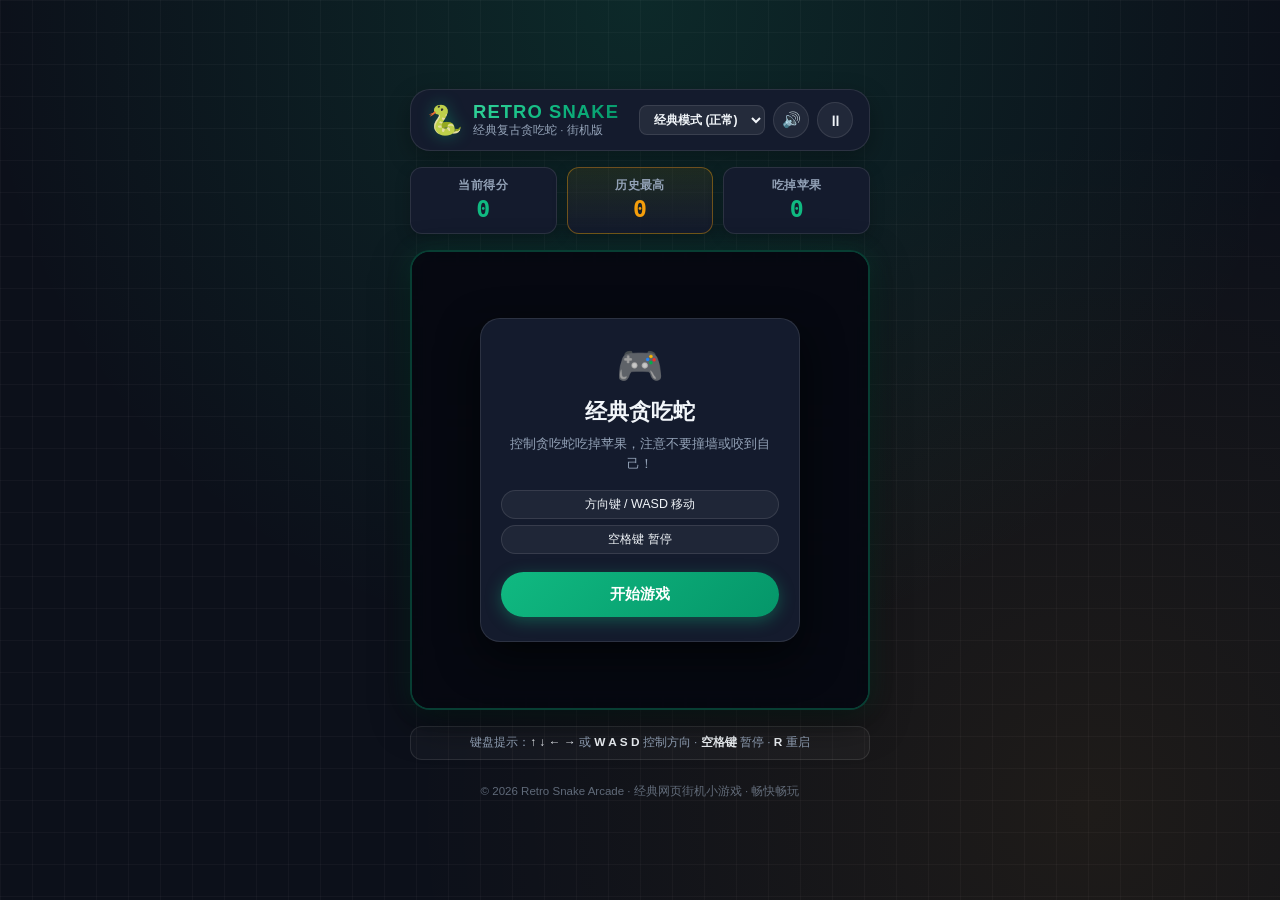
<file: index.html>
<!doctype html>
<html lang="zh-CN">
  <head>
    <meta charset="UTF-8" />
    <meta name="viewport" content="width=device-width, initial-scale=1, maximum-scale=1, user-scalable=no" />
    <meta name="theme-color" content="#0b0f19" />
    <meta name="description" content="经典复古贪吃蛇网页小游戏！支持键盘和手机触控，多种难度挑战最高分！" />
    <title>贪吃蛇大作战 · Retro Snake Arcade</title>
    <link
      rel="icon"
      type="image/svg+xml"
      href="data:image/svg+xml,%3Csvg xmlns='http://www.w3.org/2000/svg' viewBox='0 0 64 64'%3E%3Crect width='64' height='64' rx='16' fill='%230b0f19'/%3E%3Ccircle cx='32' cy='32' r='20' fill='%2310b981'/%3E%3Ccircle cx='26' cy='28' r='4' fill='%23ffffff'/%3E%3Ccircle cx='38' cy='28' r='4' fill='%23ffffff'/%3E%3Ccircle cx='28' cy='28' r='2' fill='%230b0f19'/%3E%3Ccircle cx='40' cy='28' r='2' fill='%230b0f19'/%3E%3Cpath d='M44 38c-3 4-9 6-12 6s-9-2-12-6' stroke='%23064e3b' stroke-width='3' stroke-linecap='round' fill='none'/%3E%3C/svg%3E"
    />
    <link rel="stylesheet" href="./css/style.css" />
  </head>
  <body>
    <div class="arcade-wrapper">
      <!-- Arcade Header -->
      <header class="arcade-header">
        <div class="logo-group">
          <span class="logo-icon" aria-hidden="true">🐍</span>
          <div>
            <h1 class="logo-title">RETRO SNAKE</h1>
            <p class="logo-sub">经典复古贪吃蛇 · 街机版</p>
          </div>
        </div>

        <div class="header-controls">
          <div class="difficulty-select-wrap">
            <label for="difficulty-select" class="sr-only">游戏难度</label>
            <select id="difficulty-select" aria-label="选择游戏难度">
              <option value="easy">休闲模式 (慢速)</option>
              <option value="normal" selected>经典模式 (正常)</option>
              <option value="hard">高手模式 (快速)</option>
              <option value="insane">极速狂飙 (极限)</option>
            </select>
          </div>
          <button id="sound-btn" class="icon-btn" type="button" aria-label="声音开关" title="声音开关">
            <span id="sound-icon">🔊</span>
          </button>
          <button id="pause-btn" class="icon-btn" type="button" aria-label="暂停游戏" title="暂停 (空格键)">
            <span id="pause-icon">⏸</span>
          </button>
        </div>
      </header>

      <!-- Stats Scoreboard -->
      <div class="scoreboard">
        <div class="score-card">
          <span class="score-label">当前得分</span>
          <span class="score-val" id="current-score">0</span>
        </div>
        <div class="score-card highlight">
          <span class="score-label">历史最高</span>
          <span class="score-val" id="high-score">0</span>
        </div>
        <div class="score-card">
          <span class="score-label">吃掉苹果</span>
          <span class="score-val" id="apples-eaten">0</span>
        </div>
      </div>

      <!-- Main Game Canvas Container -->
      <div class="canvas-frame">
        <canvas id="game-canvas" width="400" height="400"></canvas>

        <!-- Overlay: Start Screen -->
        <div id="start-overlay" class="game-overlay active">
          <div class="overlay-modal">
            <div class="overlay-icon">🎮</div>
            <h2>经典贪吃蛇</h2>
            <p class="overlay-desc">控制贪吃蛇吃掉苹果，注意不要撞墙或咬到自己！</p>
            <div class="overlay-hints">
              <span class="hint-tag">方向键 / WASD 移动</span>
              <span class="hint-tag">空格键 暂停</span>
            </div>
            <button id="start-game-btn" class="btn primary-btn" type="button">开始游戏</button>
          </div>
        </div>

        <!-- Overlay: Pause Screen -->
        <div id="pause-overlay" class="game-overlay">
          <div class="overlay-modal">
            <div class="overlay-icon">⏸️</div>
            <h2>游戏已暂停</h2>
            <p class="overlay-desc">按空格键或点击下方按钮继续挑战</p>
            <button id="resume-game-btn" class="btn primary-btn" type="button">继续游戏</button>
          </div>
        </div>

        <!-- Overlay: Game Over Screen -->
        <div id="gameover-overlay" class="game-overlay">
          <div class="overlay-modal">
            <div class="overlay-icon">💥</div>
            <h2 id="gameover-title">游戏结束</h2>
            <div id="new-record-badge" class="new-record-badge">🎉 新纪录达成！</div>
            <div class="final-score-box">
              <div class="final-item">
                <span>最终得分</span>
                <strong id="final-score">0</strong>
              </div>
              <div class="final-divider"></div>
              <div class="final-item">
                <span>最高纪录</span>
                <strong id="final-high-score">0</strong>
              </div>
            </div>
            <button id="restart-game-btn" class="btn primary-btn" type="button">再玩一局</button>
          </div>
        </div>
      </div>

      <!-- Bonus Notification Bar -->
      <div id="bonus-bar" class="bonus-bar">
        <span class="bonus-badge">⭐ 黄金果实出现！</span>
        <div class="bonus-progress-track">
          <div id="bonus-progress" class="bonus-progress-fill"></div>
        </div>
        <span class="bonus-pts">+50分</span>
      </div>

      <!-- Controls Hint / Virtual D-Pad for Mobile -->
      <div class="controls-area">
        <div class="desktop-tips">
          <span>键盘提示：<strong>↑ ↓ ← →</strong> 或 <strong>W A S D</strong> 控制方向 · <strong>空格键</strong> 暂停 · <strong>R</strong> 重启</span>
        </div>

        <div class="virtual-dpad" id="virtual-dpad" aria-label="虚拟方向按键">
          <div class="dpad-row">
            <button class="dpad-btn dpad-up" data-dir="UP" type="button" aria-label="向上">▲</button>
          </div>
          <div class="dpad-row middle">
            <button class="dpad-btn dpad-left" data-dir="LEFT" type="button" aria-label="向左">◀</button>
            <div class="dpad-center"></div>
            <button class="dpad-btn dpad-right" data-dir="RIGHT" type="button" aria-label="向右">▶</button>
          </div>
          <div class="dpad-row">
            <button class="dpad-btn dpad-down" data-dir="DOWN" type="button" aria-label="向下">▼</button>
          </div>
        </div>
      </div>

      <!-- Arcade Footer -->
      <footer class="arcade-footer">
        <p>© 2026 Retro Snake Arcade · 经典网页街机小游戏 · 畅快畅玩</p>
      </footer>
    </div>

    <script src="./js/main.js"></script>
  </body>
</html>
</file>
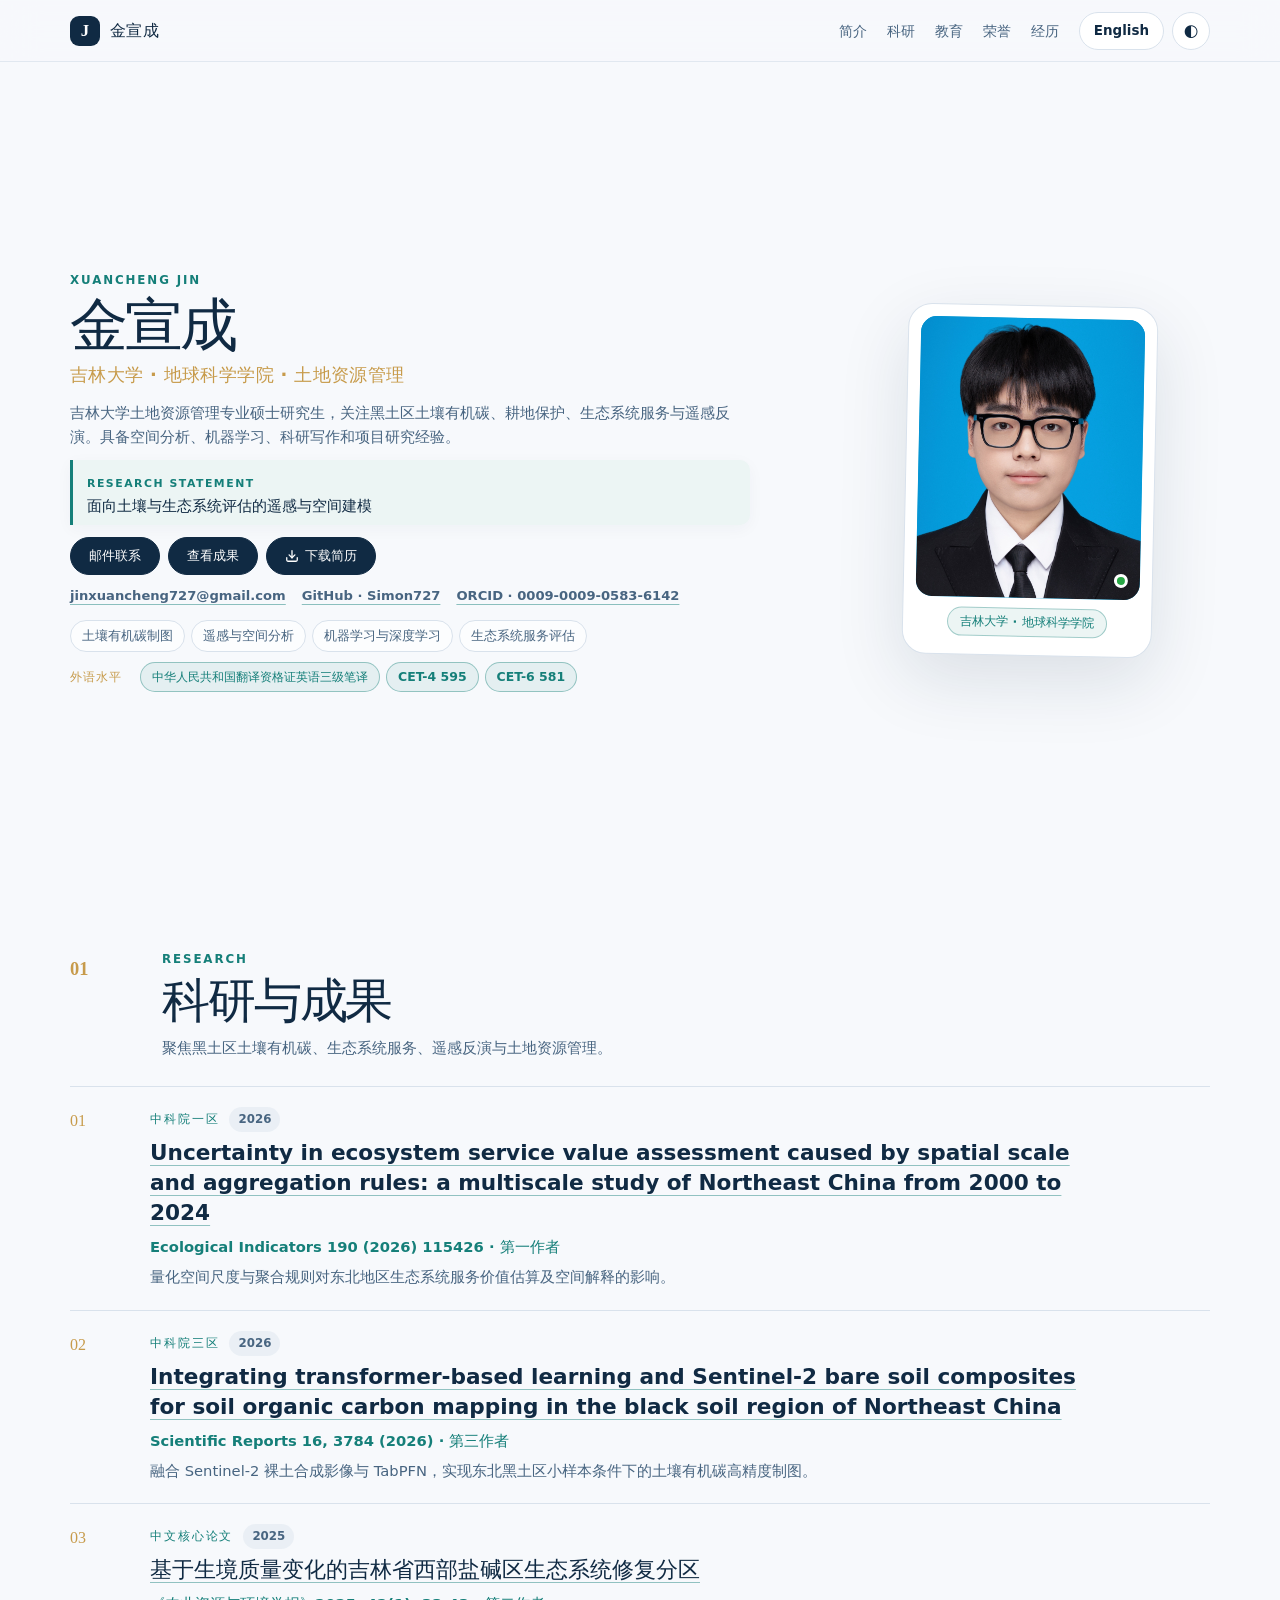
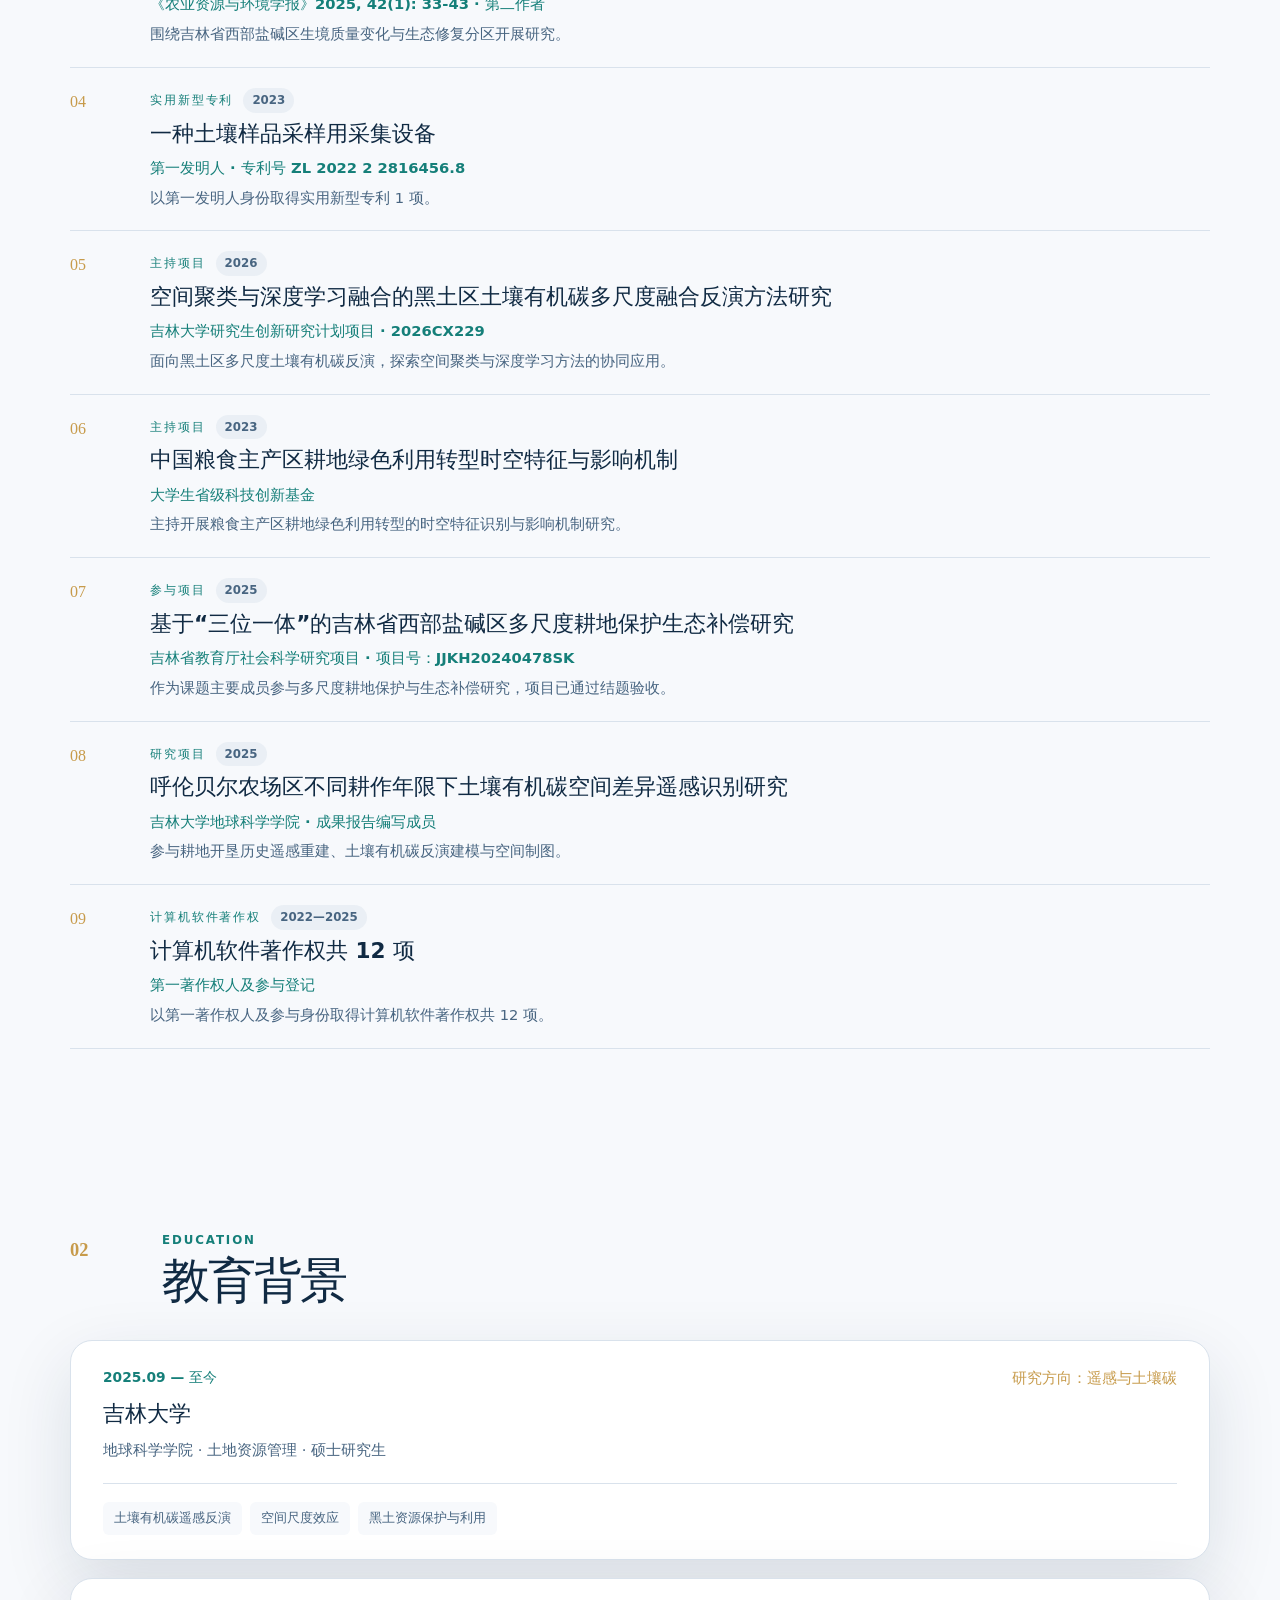
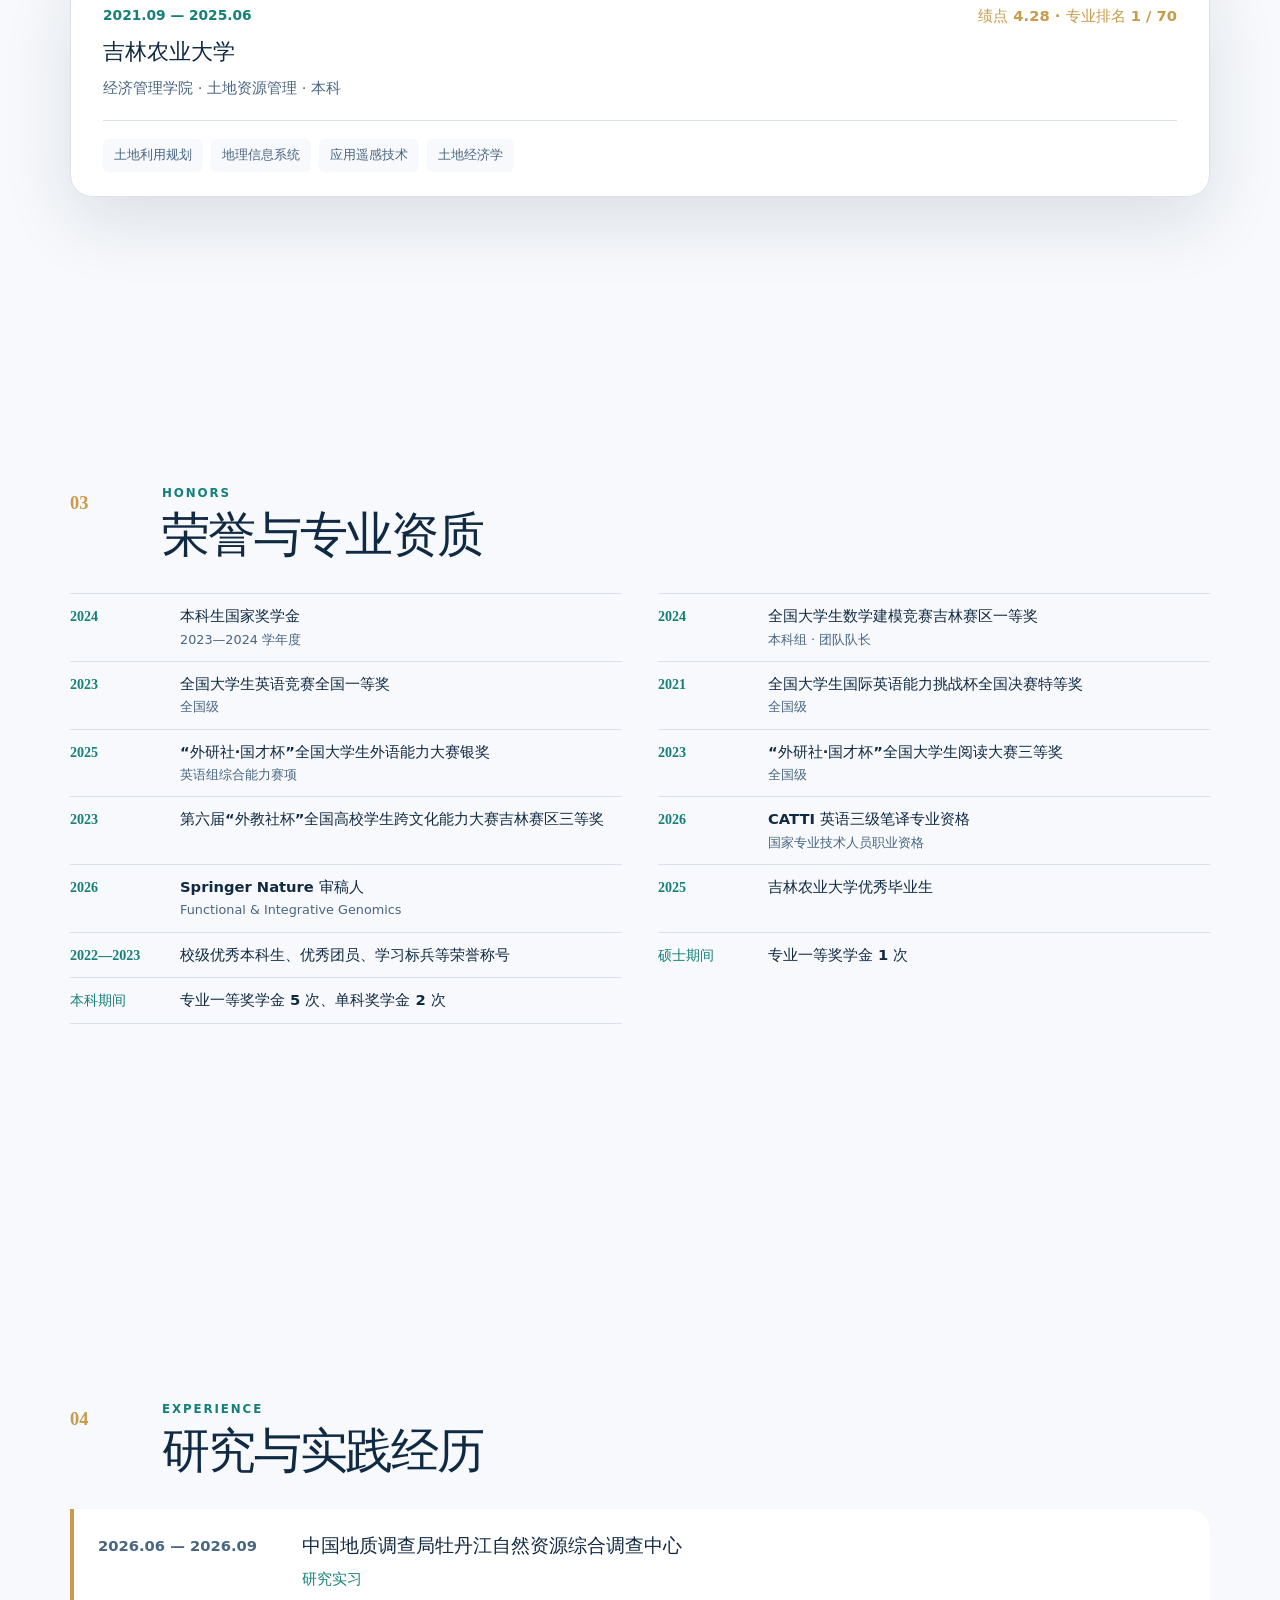
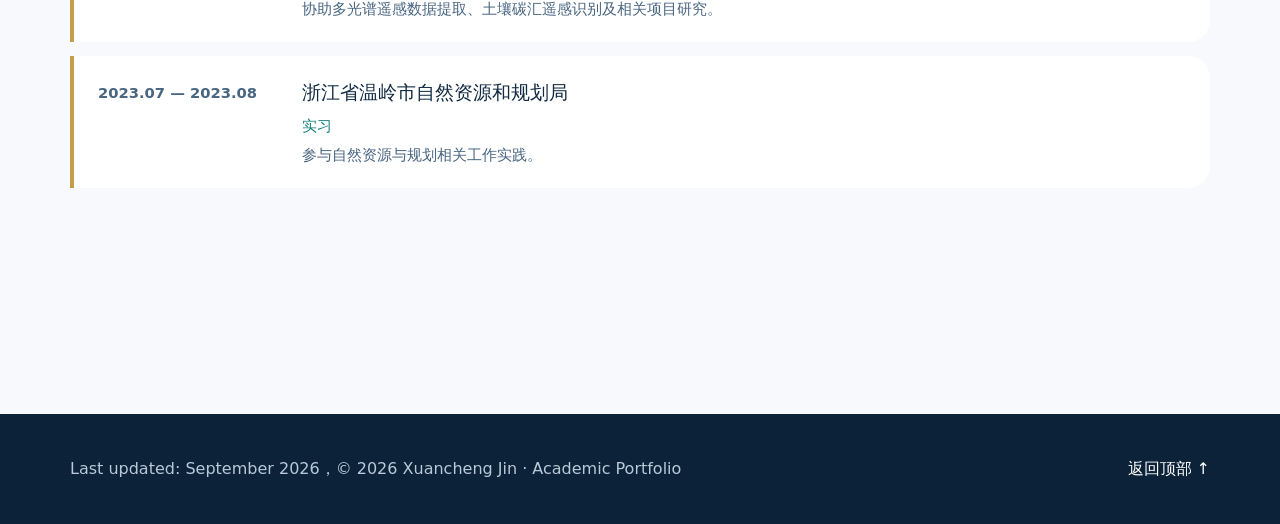
<file: resume/index.html>
<!doctype html>
<html lang="zh-CN">
  <head>
    <meta charset="UTF-8" />
    <meta name="viewport" content="width=device-width, initial-scale=1" />
    <meta name="theme-color" content="#102a43" />
    <meta name="description" content="金宣成的个人学术简历与科研成果主页，聚焦土地资源管理、土壤有机碳、遥感反演与生态系统服务。" />
    <title>金宣成｜学术简历</title>
    <link rel="icon" type="image/svg+xml" href="data:image/svg+xml,%3Csvg xmlns='http://www.w3.org/2000/svg' viewBox='0 0 64 64'%3E%3Crect width='64' height='64' rx='14' fill='%23102a43'/%3E%3Cpath d='M18 19h28v7H34v19h-7V26h-9z' fill='%23d8b36a'/%3E%3Ccircle cx='45' cy='43' r='6' fill='%232d9c95'/%3E%3C/svg%3E" />
    <link rel="stylesheet" href="./css/style.css" />
    <script src="./js/resume-data.js" defer></script>
    <script src="./js/main.js" defer></script>
  </head>
  <body>
    <a class="skip-link" href="#main">跳转到主要内容</a>
    <header class="site-header" id="top">
      <div class="header-inner">
        <a class="brand" href="#top" aria-label="返回页面顶部"><span class="brand-mark" aria-hidden="true">J</span><span class="brand-name">金宣成</span></a>
        <nav class="desktop-nav" aria-label="主要导航">
          <a href="#about">简介</a><a href="#research">科研</a><a href="#education">教育</a><a href="#honors">荣誉</a><a href="#experience">经历</a>
        </nav>
        <div class="header-actions">
          <a class="lang-switch" href="./English/" title="Switch to English version">English</a>
          <button class="icon-button" id="theme-toggle" type="button" aria-label="切换深浅色模式"><span aria-hidden="true">◐</span></button>
        </div>
      </div>
    </header>
    <main id="main"></main>
    <footer class="site-footer"><div class="footer-inner"><p id="footer-copy">Last updated: September 2026，© 2026 Xuancheng Jin · Academic Portfolio</p><a href="#top">返回顶部 ↑</a></div></footer>
    <noscript><p class="noscript">请启用 JavaScript 以查看完整简历内容。</p></noscript>
  </body>
</html>
</file>
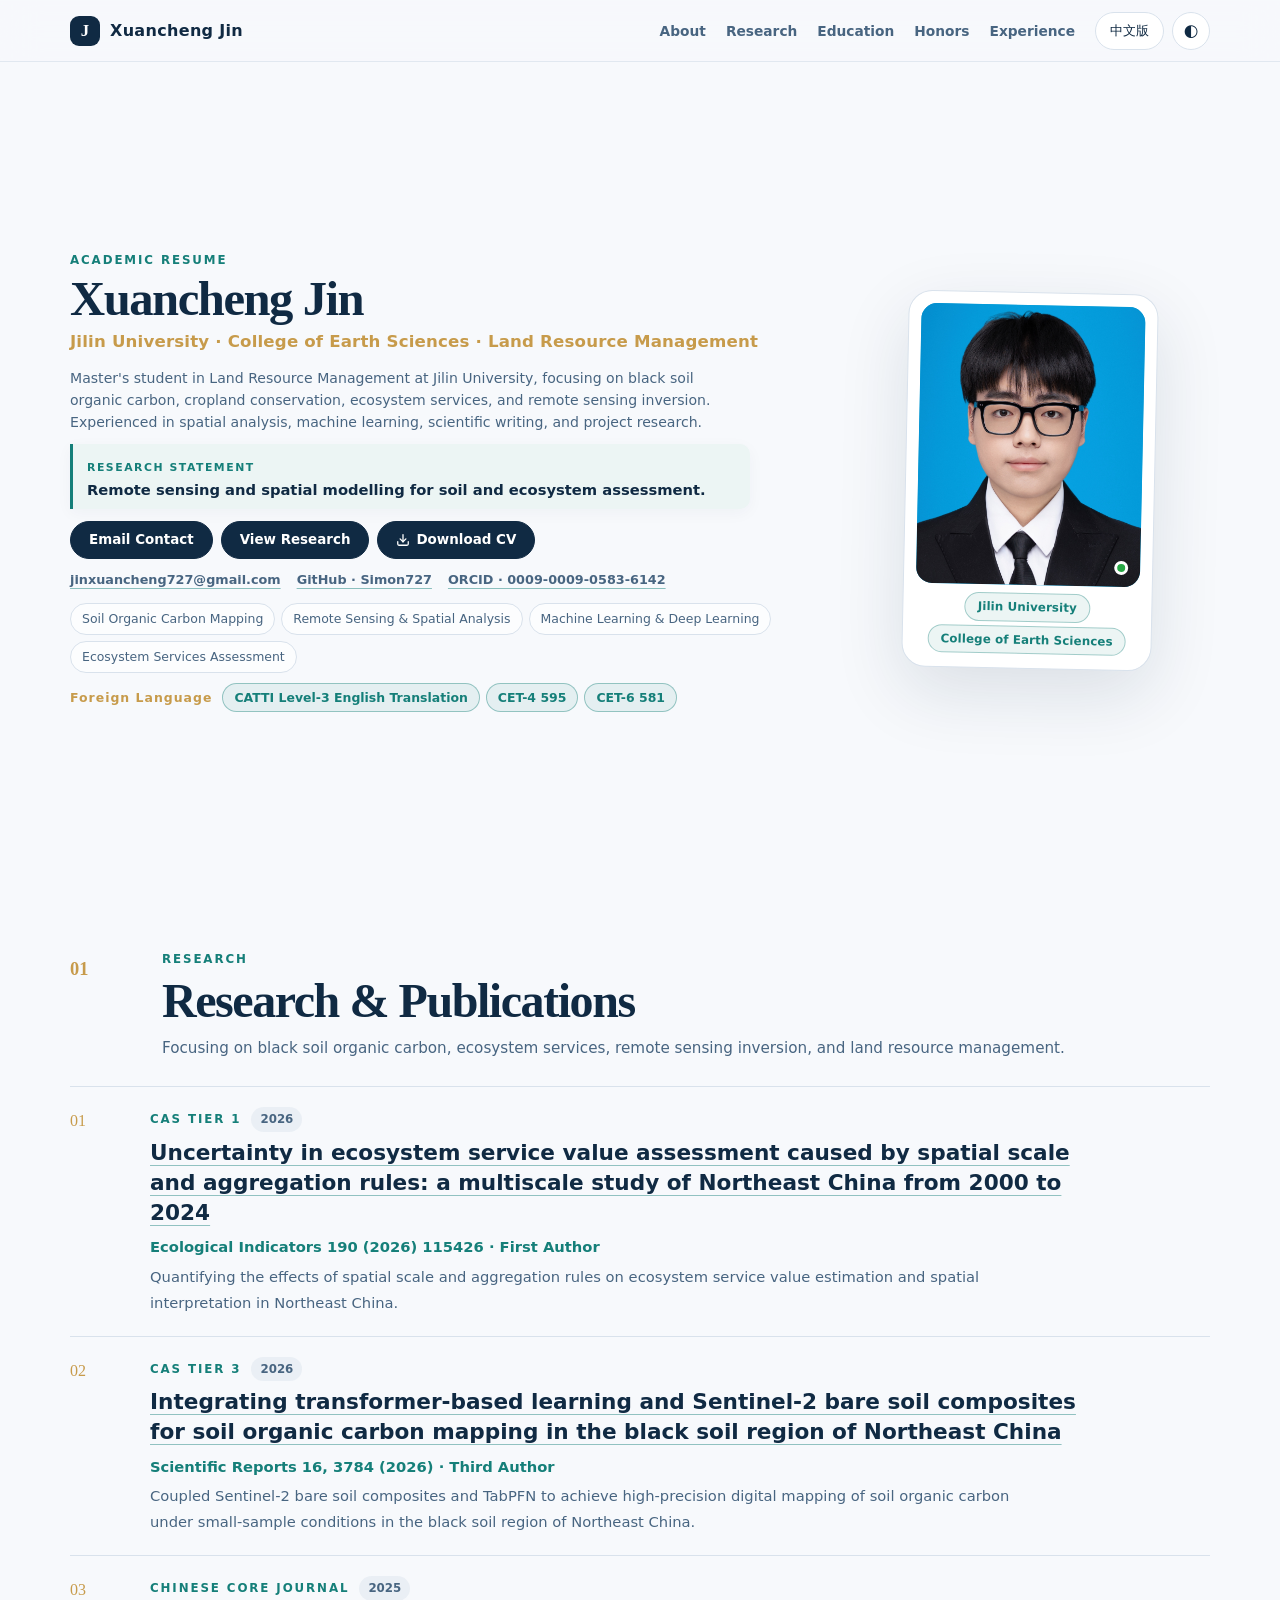
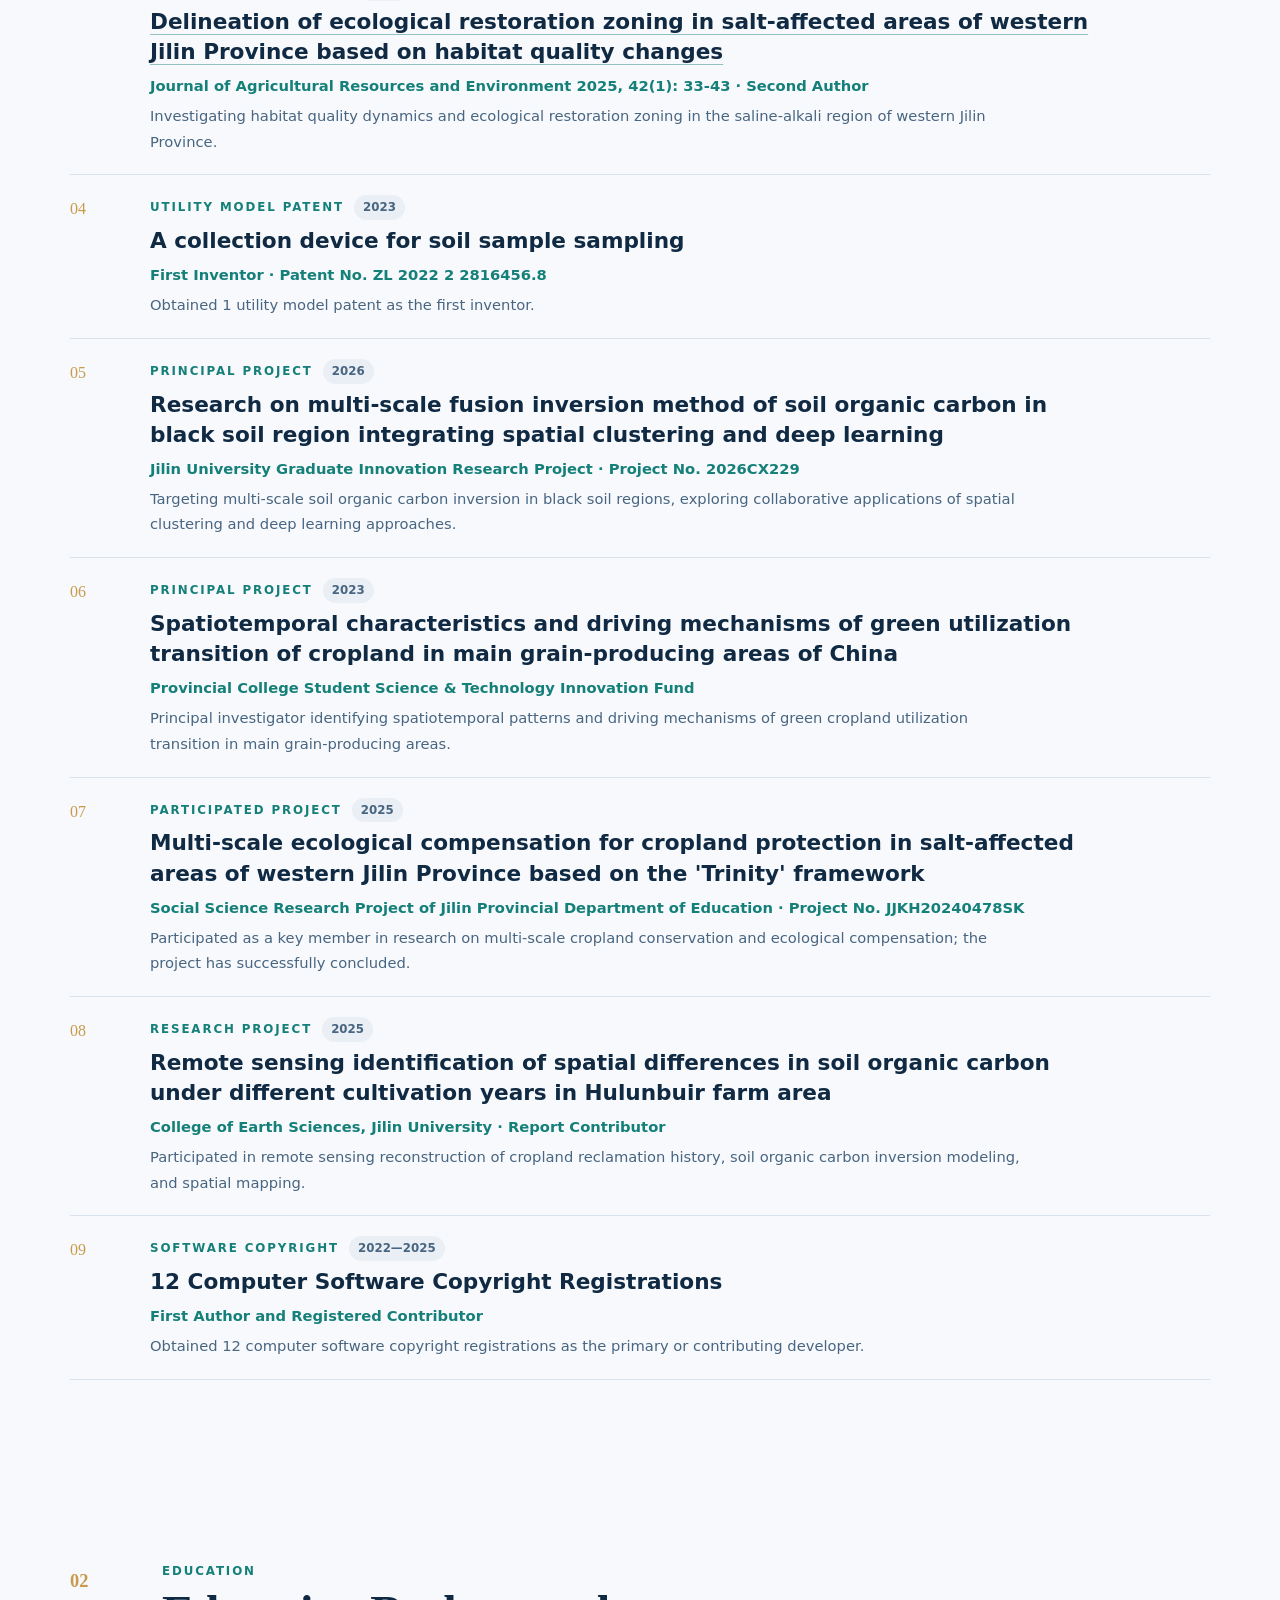
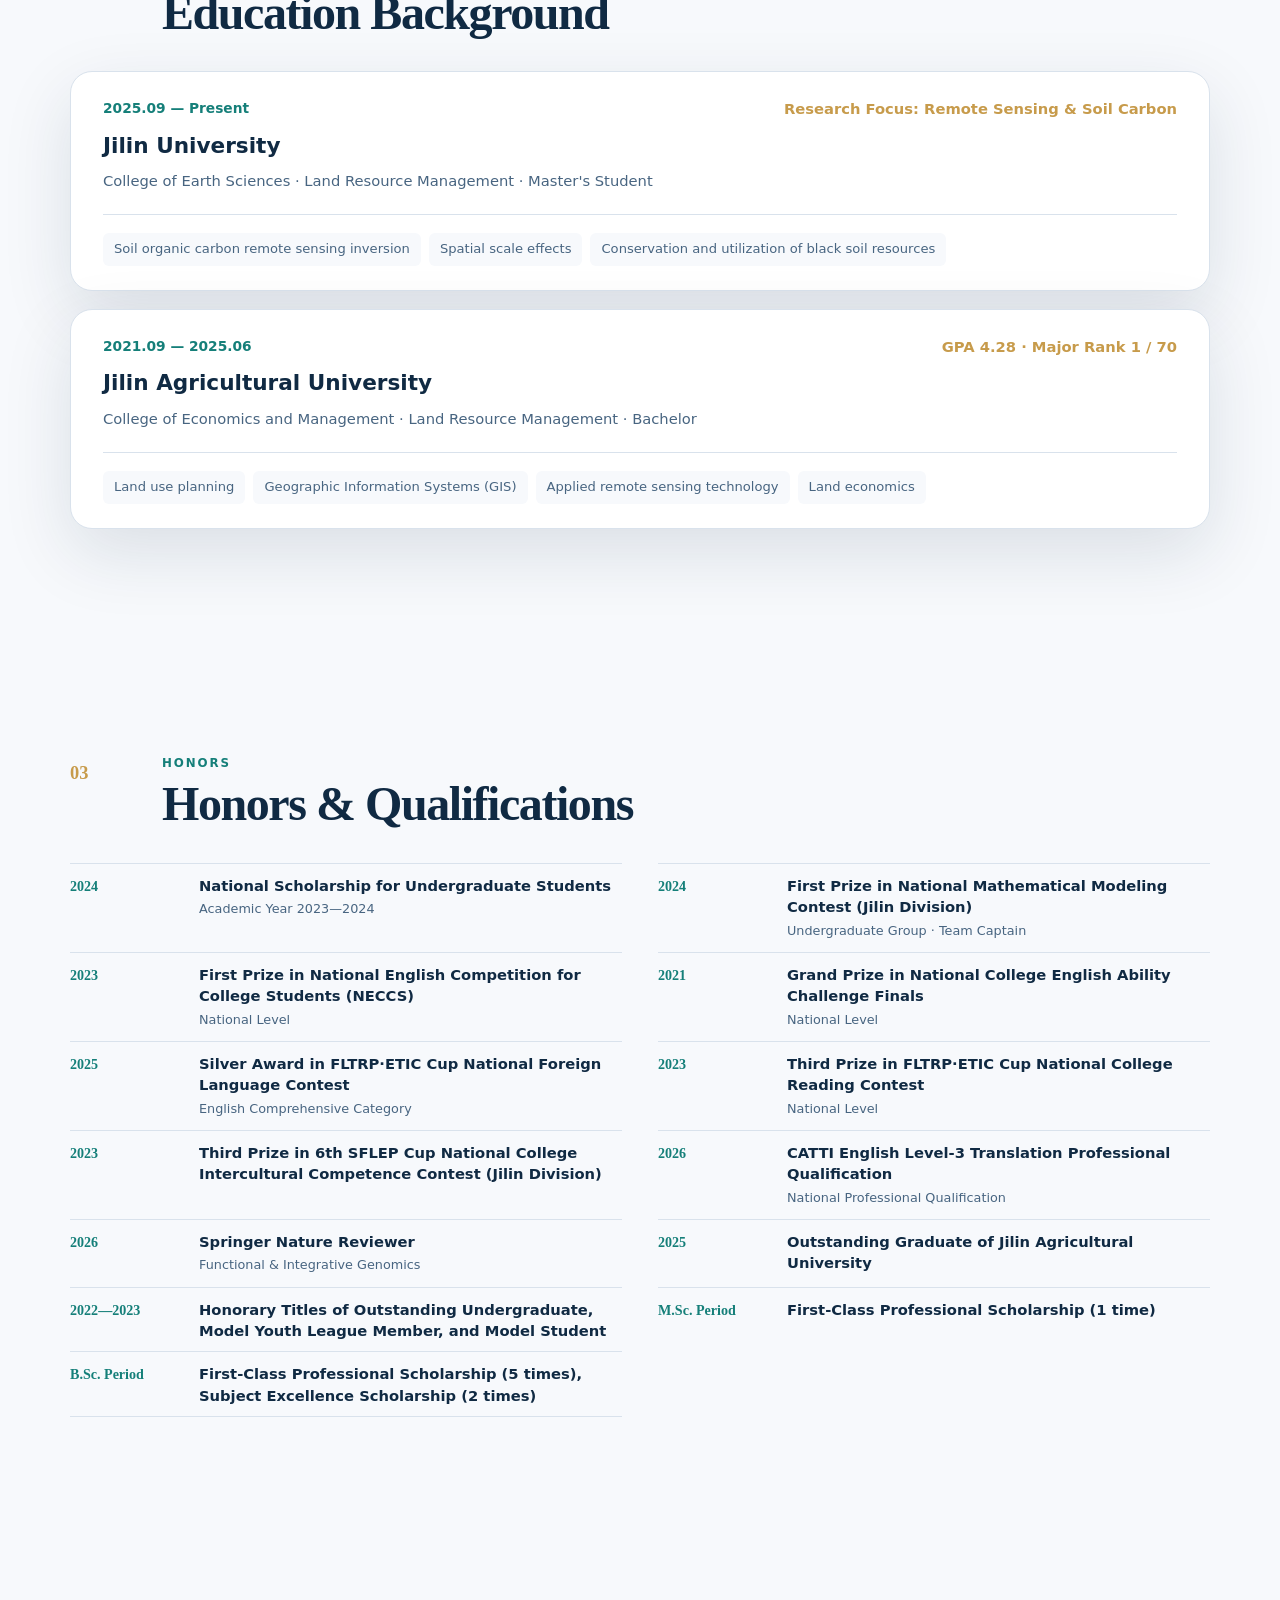
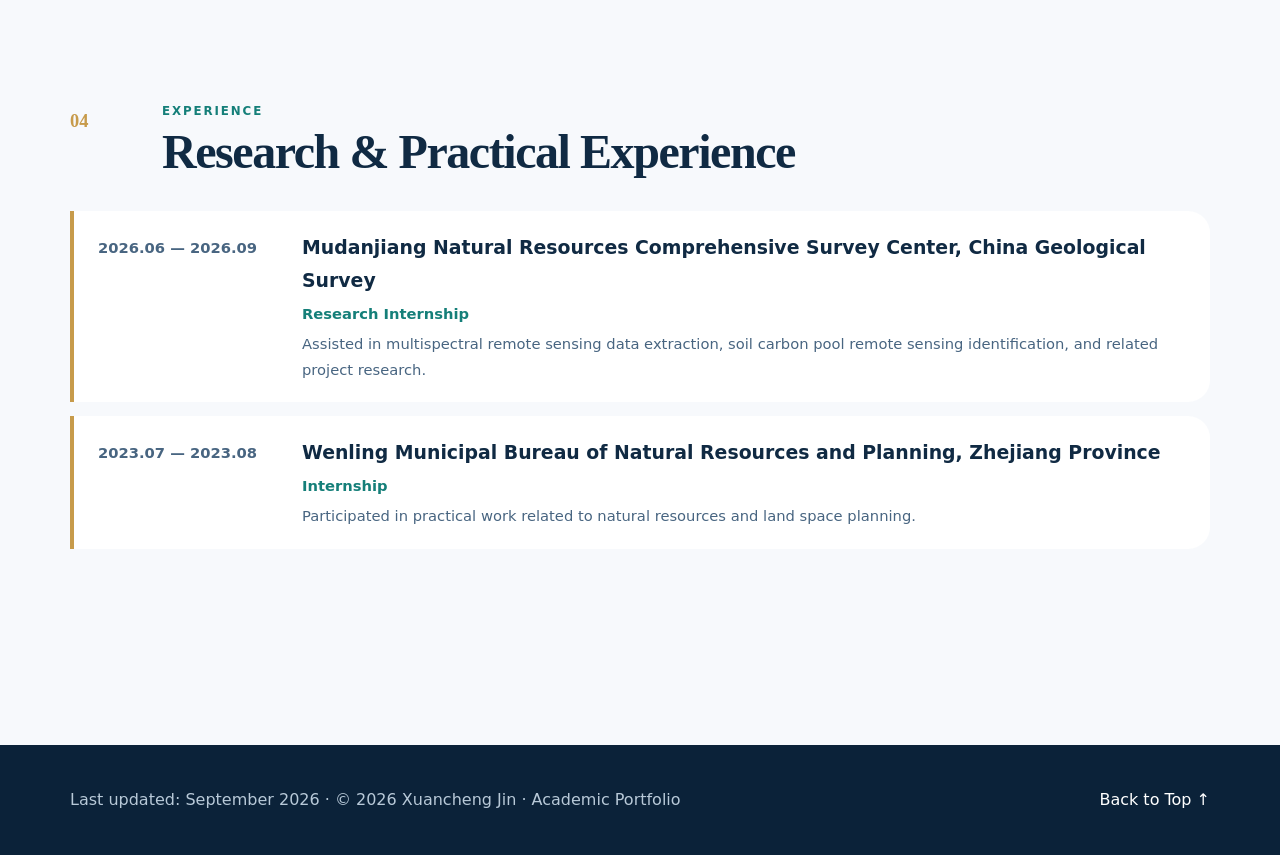
<file: resume/English/index.html>
<!doctype html>
<html lang="en">
  <head>
    <meta charset="UTF-8" />
    <meta name="viewport" content="width=device-width, initial-scale=1" />
    <meta name="theme-color" content="#102a43" />
    <meta name="description" content="Academic CV and research portfolio of Xuancheng Jin, specializing in Land Resource Management, Soil Organic Carbon, Remote Sensing Inversion, and Ecosystem Services at Jilin University." />
    <title>Xuancheng Jin | Academic Portfolio</title>
    <link rel="icon" type="image/svg+xml" href="data:image/svg+xml,%3Csvg xmlns='http://www.w3.org/2000/svg' viewBox='0 0 64 64'%3E%3Crect width='64' height='64' rx='14' fill='%23102a43'/%3E%3Cpath d='M18 19h28v7H34v19h-7V26h-9z' fill='%23d8b36a'/%3E%3Ccircle cx='45' cy='43' r='6' fill='%232d9c95'/%3E%3C/svg%3E" />
    <link rel="stylesheet" href="./css/style.css" />
    <script src="./js/resume-data.js" defer></script>
    <script src="./js/main.js" defer></script>
  </head>
  <body>
    <a class="skip-link" href="#main">Skip to main content</a>
    <header class="site-header" id="top">
      <div class="header-inner">
        <a class="brand" href="#top" aria-label="Back to top"><span class="brand-mark" aria-hidden="true">J</span><span class="brand-name">Xuancheng Jin</span></a>
        <nav class="desktop-nav" aria-label="Main Navigation">
          <a href="#about">About</a><a href="#research">Research</a><a href="#education">Education</a><a href="#honors">Honors</a><a href="#experience">Experience</a>
        </nav>
        <div class="header-actions">
          <a class="lang-switch" href="../" title="切换至中文简历">中文版</a>
          <button class="icon-button" id="theme-toggle" type="button" aria-label="Toggle dark/light theme"><span aria-hidden="true">◐</span></button>
        </div>
      </div>
    </header>
    <main id="main"></main>
    <footer class="site-footer"><div class="footer-inner"><p id="footer-copy">Last updated: September 2026 · © 2026 Xuancheng Jin · Academic Portfolio</p><a href="#top">Back to Top ↑</a></div></footer>
    <noscript><p class="noscript">Please enable JavaScript to view full resume contents.</p></noscript>
  </body>
</html>
</file>
<file: css/style.css>
:root {
  --bg-color: #0c101a;
  --panel-bg: #141b2d;
  --panel-border: rgba(255, 255, 255, 0.1);
  --neon-green: #10b981;
  --neon-green-glow: rgba(16, 185, 129, 0.4);
  --neon-gold: #f59e0b;
  --neon-gold-glow: rgba(245, 158, 11, 0.4);
  --neon-red: #ef4444;
  --text-main: #f1f5f9;
  --text-muted: #94a3b8;
  --radius-lg: 20px;
  --radius-md: 12px;
  --radius-sm: 8px;
  font-family: -apple-system, BlinkMacSystemFont, "Segoe UI", Roboto, "PingFang SC", "Hiragino Sans GB", "Microsoft YaHei", sans-serif;
  color-scheme: dark;
}

*, *::before, *::after {
  box-sizing: border-box;
  margin: 0;
  padding: 0;
}

body {
  min-height: 100vh;
  background-color: var(--bg-color);
  background-image: 
    radial-gradient(circle at 50% 0%, rgba(16, 185, 129, 0.15) 0%, transparent 60%),
    radial-gradient(circle at 85% 90%, rgba(245, 158, 11, 0.08) 0%, transparent 50%),
    linear-gradient(rgba(255, 255, 255, 0.03) 1px, transparent 1px),
    linear-gradient(90deg, rgba(255, 255, 255, 0.03) 1px, transparent 1px);
  background-size: 100% 100%, 100% 100%, 32px 32px, 32px 32px;
  color: var(--text-main);
  display: flex;
  justify-content: center;
  align-items: center;
  padding: 16px;
  -webkit-font-smoothing: antialiased;
}

.sr-only {
  position: absolute;
  width: 1px;
  height: 1px;
  padding: 0;
  margin: -1px;
  overflow: hidden;
  clip: rect(0, 0, 0, 0);
  border: 0;
}

.arcade-wrapper {
  width: 100%;
  max-width: 460px;
  display: flex;
  flex-direction: column;
  gap: 16px;
  margin-inline: auto;
}

/* Header */
.arcade-header {
  display: flex;
  align-items: center;
  justify-content: space-between;
  gap: 12px;
  padding: 12px 16px;
  background: var(--panel-bg);
  border: 1px solid var(--panel-border);
  border-radius: var(--radius-lg);
  box-shadow: 0 8px 24px rgba(0, 0, 0, 0.3);
}

.logo-group {
  display: flex;
  align-items: center;
  gap: 10px;
}

.logo-icon {
  font-size: 1.8rem;
  line-height: 1;
  filter: drop-shadow(0 0 8px var(--neon-green-glow));
}

.logo-title {
  font-size: 1.15rem;
  font-weight: 900;
  letter-spacing: 0.06em;
  background: linear-gradient(135deg, #34d399, #10b981, #059669);
  -webkit-background-clip: text;
  -webkit-text-fill-color: transparent;
  line-height: 1.1;
}

.logo-sub {
  font-size: 0.72rem;
  color: var(--text-muted);
  font-weight: 500;
}

.header-controls {
  display: flex;
  align-items: center;
  gap: 8px;
}

.difficulty-select-wrap select {
  background: rgba(255, 255, 255, 0.07);
  border: 1px solid var(--panel-border);
  color: var(--text-main);
  padding: 6px 10px;
  border-radius: var(--radius-sm);
  font-size: 0.76rem;
  font-weight: 600;
  outline: none;
  cursor: pointer;
  transition: all 0.2s ease;
}

.difficulty-select-wrap select:focus,
.difficulty-select-wrap select:hover {
  border-color: var(--neon-green);
  background: rgba(16, 185, 129, 0.1);
}

.icon-btn {
  width: 36px;
  height: 36px;
  border-radius: 50%;
  border: 1px solid var(--panel-border);
  background: rgba(255, 255, 255, 0.06);
  color: var(--text-main);
  display: grid;
  place-items: center;
  cursor: pointer;
  font-size: 0.95rem;
  transition: all 0.2s ease;
}

.icon-btn:hover {
  background: rgba(255, 255, 255, 0.12);
  border-color: var(--neon-green);
  transform: scale(1.05);
}

.icon-btn:active {
  transform: scale(0.95);
}

/* Scoreboard */
.scoreboard {
  display: grid;
  grid-template-columns: repeat(3, 1fr);
  gap: 10px;
}

.score-card {
  display: flex;
  flex-direction: column;
  align-items: center;
  justify-content: center;
  padding: 10px 8px;
  background: var(--panel-bg);
  border: 1px solid var(--panel-border);
  border-radius: var(--radius-md);
  box-shadow: 0 4px 16px rgba(0, 0, 0, 0.2);
  text-align: center;
}

.score-card.highlight {
  border-color: rgba(245, 158, 11, 0.4);
  background: linear-gradient(180deg, rgba(245, 158, 11, 0.08) 0%, var(--panel-bg) 100%);
}

.score-label {
  font-size: 0.72rem;
  color: var(--text-muted);
  font-weight: 600;
  letter-spacing: 0.04em;
  text-transform: uppercase;
}

.score-val {
  font-family: ui-monospace, SFMono-Regular, Menlo, Monaco, Consolas, monospace;
  font-size: 1.45rem;
  font-weight: 800;
  color: var(--neon-green);
  line-height: 1.2;
  margin-top: 2px;
}

.score-card.highlight .score-val {
  color: var(--neon-gold);
}

/* Canvas Area */
.canvas-frame {
  position: relative;
  width: 100%;
  aspect-ratio: 1;
  background: #060911;
  border: 2px solid rgba(16, 185, 129, 0.3);
  border-radius: var(--radius-lg);
  overflow: hidden;
  box-shadow: 
    0 12px 36px rgba(0, 0, 0, 0.5),
    0 0 24px rgba(16, 185, 129, 0.15);
  display: grid;
  place-items: center;
}

#game-canvas {
  width: 100%;
  height: 100%;
  display: block;
  image-rendering: pixelated;
}

/* Overlays */
.game-overlay {
  position: absolute;
  inset: 0;
  display: flex;
  align-items: center;
  justify-content: center;
  background: rgba(6, 9, 17, 0.85);
  backdrop-filter: blur(8px);
  opacity: 0;
  pointer-events: none;
  transition: opacity 0.25s ease;
  padding: 20px;
  z-index: 10;
}

.game-overlay.active {
  opacity: 1;
  pointer-events: auto;
}

.overlay-modal {
  width: 100%;
  max-width: 320px;
  background: var(--panel-bg);
  border: 1px solid var(--panel-border);
  border-radius: var(--radius-lg);
  padding: 24px 20px;
  text-align: center;
  box-shadow: 0 16px 40px rgba(0, 0, 0, 0.6);
  animation: modalPop 0.3s cubic-bezier(0.34, 1.56, 0.64, 1);
}

@keyframes modalPop {
  from { transform: scale(0.9); opacity: 0; }
  to { transform: scale(1); opacity: 1; }
}

.overlay-icon {
  font-size: 2.4rem;
  margin-bottom: 8px;
}

.overlay-modal h2 {
  font-size: 1.35rem;
  font-weight: 800;
  margin-bottom: 8px;
  color: var(--text-main);
}

.overlay-desc {
  font-size: 0.84rem;
  color: var(--text-muted);
  line-height: 1.5;
  margin-bottom: 16px;
}

.overlay-hints {
  display: flex;
  flex-direction: column;
  gap: 6px;
  margin-bottom: 18px;
}

.hint-tag {
  display: inline-block;
  padding: 5px 12px;
  background: rgba(255, 255, 255, 0.05);
  border: 1px solid var(--panel-border);
  border-radius: 99px;
  font-size: 0.78rem;
  color: var(--text-main);
}

.new-record-badge {
  display: none;
  margin: 0 auto 12px;
  padding: 4px 14px;
  background: rgba(245, 158, 11, 0.15);
  border: 1px solid var(--neon-gold);
  border-radius: 99px;
  color: var(--neon-gold);
  font-size: 0.8rem;
  font-weight: 750;
  animation: pulseRecord 1.5s infinite;
}

@keyframes pulseRecord {
  0%, 100% { transform: scale(1); }
  50% { transform: scale(1.05); box-shadow: 0 0 16px var(--neon-gold-glow); }
}

.final-score-box {
  display: flex;
  align-items: center;
  justify-content: space-around;
  padding: 12px 10px;
  background: rgba(255, 255, 255, 0.04);
  border-radius: var(--radius-md);
  margin-bottom: 20px;
}

.final-item {
  display: flex;
  flex-direction: column;
  gap: 2px;
}

.final-item span {
  font-size: 0.72rem;
  color: var(--text-muted);
}

.final-item strong {
  font-family: ui-monospace, SFMono-Regular, monospace;
  font-size: 1.5rem;
  color: var(--neon-green);
}

.final-divider {
  width: 1px;
  height: 32px;
  background: var(--panel-border);
}

.btn {
  width: 100%;
  padding: 12px 20px;
  border-radius: 99px;
  border: none;
  font-size: 0.95rem;
  font-weight: 750;
  cursor: pointer;
  transition: all 0.2s ease;
}

.primary-btn {
  background: linear-gradient(135deg, #10b981 0%, #059669 100%);
  color: white;
  box-shadow: 0 4px 16px rgba(16, 185, 129, 0.35);
}

.primary-btn:hover {
  background: linear-gradient(135deg, #34d399 0%, #10b981 100%);
  transform: translateY(-2px);
  box-shadow: 0 6px 20px rgba(16, 185, 129, 0.5);
}

.primary-btn:active {
  transform: translateY(0);
}

/* Bonus Bar */
.bonus-bar {
  display: none;
  align-items: center;
  gap: 10px;
  padding: 8px 14px;
  background: rgba(245, 158, 11, 0.12);
  border: 1px solid rgba(245, 158, 11, 0.35);
  border-radius: var(--radius-md);
}

.bonus-bar.active {
  display: flex;
}

.bonus-badge {
  font-size: 0.78rem;
  font-weight: 750;
  color: var(--neon-gold);
  white-space: nowrap;
}

.bonus-progress-track {
  flex: 1;
  height: 6px;
  background: rgba(255, 255, 255, 0.1);
  border-radius: 99px;
  overflow: hidden;
}

.bonus-progress-fill {
  width: 100%;
  height: 100%;
  background: var(--neon-gold);
  border-radius: 99px;
  transition: width 0.1s linear;
}

.bonus-pts {
  font-size: 0.78rem;
  font-weight: 800;
  color: var(--neon-gold);
}

/* Controls Area */
.controls-area {
  display: flex;
  flex-direction: column;
  gap: 12px;
}

.desktop-tips {
  padding: 8px 12px;
  background: rgba(255, 255, 255, 0.03);
  border: 1px solid var(--panel-border);
  border-radius: var(--radius-md);
  text-align: center;
  font-size: 0.74rem;
  color: var(--text-muted);
}

.desktop-tips strong {
  color: var(--text-main);
}

/* Virtual D-Pad for Mobile/Touch */
.virtual-dpad {
  display: flex;
  flex-direction: column;
  align-items: center;
  gap: 6px;
  margin-top: 4px;
  user-select: none;
  -webkit-user-select: none;
}

.dpad-row {
  display: flex;
  align-items: center;
  justify-content: center;
  gap: 6px;
}

.dpad-btn {
  width: 60px;
  height: 52px;
  background: var(--panel-bg);
  border: 1px solid var(--panel-border);
  border-radius: var(--radius-md);
  color: var(--text-main);
  font-size: 1.1rem;
  display: grid;
  place-items: center;
  cursor: pointer;
  touch-action: manipulation;
  transition: all 0.15s ease;
  box-shadow: 0 4px 10px rgba(0, 0, 0, 0.3);
}

.dpad-center {
  width: 60px;
  height: 52px;
}

.dpad-btn:hover,
.dpad-btn:focus {
  background: rgba(16, 185, 129, 0.15);
  border-color: var(--neon-green);
  color: var(--neon-green);
}

.dpad-btn:active {
  transform: scale(0.92);
  background: var(--neon-green);
  color: #0c101a;
  border-color: var(--neon-green);
  box-shadow: 0 0 12px var(--neon-green-glow);
}

/* Footer */
.arcade-footer {
  text-align: center;
  padding: 8px 0 12px;
}

.arcade-footer p {
  font-size: 0.72rem;
  color: rgba(148, 163, 184, 0.6);
}

/* Responsive controls switching */
@media (min-width: 601px) {
  .virtual-dpad {
    display: none;
  }
}

@media (max-width: 600px) {
  body {
    padding: 8px;
  }
  .arcade-header {
    padding: 10px 12px;
  }
  .logo-title {
    font-size: 1.05rem;
  }
  .desktop-tips {
    display: none;
  }
  .virtual-dpad {
    display: flex;
  }
  .dpad-btn {
    width: 68px;
    height: 52px;
  }
  .dpad-center {
    width: 68px;
    height: 52px;
  }
}
</file>
<file: resume/css/style.css>
:root {
  color-scheme: light;
  --ink: #102a43;
  --ink-soft: #486581;
  --paper: #f7f9fc;
  --surface: #ffffff;
  --line: #d9e2ec;
  --gold: #c79b4b;
  --teal: #157f79;
  --teal-bright: #2d9c95;
  --deep: #0b2239;
  --shadow: 0 24px 70px rgba(16, 42, 67, 0.12);
  --radius: 22px;
  --shell: min(1140px, calc(100% - 40px));
  font-family: Inter, "Noto Sans SC", "Microsoft YaHei", "PingFang SC", system-ui, sans-serif;
  font-synthesis: none;
  scroll-behavior: smooth;
  scroll-snap-type: y proximity;
}

:root[data-theme="dark"] {
  color-scheme: dark;
  --ink: #ecf4fa;
  --ink-soft: #a9bfd0;
  --paper: #081a2b;
  --surface: #102a43;
  --line: #29465f;
  --gold: #ddb86f;
  --teal: #58bdb3;
  --teal-bright: #66d0c5;
  --deep: #061420;
  --shadow: 0 24px 70px rgba(0, 0, 0, 0.28);
}

* { box-sizing: border-box; }
body { margin: 0; color: var(--ink); background: var(--paper); font-size: 1rem; line-height: 1.75; text-rendering: optimizeLegibility; }
a { color: inherit; }
button, a { -webkit-tap-highlight-color: transparent; }
button:focus-visible, a:focus-visible { outline: 3px solid var(--gold); outline-offset: 4px; }
.skip-link { position: fixed; left: 16px; top: -80px; z-index: 999; padding: 10px 16px; border-radius: 8px; color: white; background: var(--deep); transition: top .2s ease; }
.skip-link:focus { top: 16px; }
.section-shell { width: var(--shell); margin-inline: auto; }

.site-header { position: sticky; top: 0; z-index: 100; border-bottom: 1px solid color-mix(in srgb, var(--line) 72%, transparent); background: color-mix(in srgb, var(--paper) 86%, transparent); backdrop-filter: blur(18px); }
.header-inner { width: var(--shell); min-height: 60px; margin-inline: auto; display: flex; align-items: center; gap: 20px; }
.brand { display: inline-flex; align-items: center; gap: 10px; text-decoration: none; font-weight: 750; letter-spacing: .02em; }
.brand-mark { width: 30px; height: 30px; display: grid; place-items: center; border-radius: 9px; color: white; background: var(--ink); font-family: Georgia, serif; font-size: 1.05rem; }
.desktop-nav { display: flex; align-items: center; gap: 20px; margin-left: auto; }
.desktop-nav a { color: var(--ink-soft); text-decoration: none; font-size: .86rem; font-weight: 650; }
.desktop-nav a:hover { color: var(--teal); }
.header-actions { display: flex; align-items: center; gap: 8px; }
.icon-button, .print-button, .home-button, .lang-switch { border: 1px solid var(--line); color: var(--ink); background: var(--surface); cursor: pointer; font: inherit; font-weight: 700; }
.icon-button { width: 38px; height: 38px; border-radius: 50%; font-size: 1.05rem; }
.print-button, .home-button, .lang-switch { min-height: 38px; display: inline-flex; align-items: center; padding: 0 14px; border-radius: 99px; text-decoration: none; font-size: 0.84rem; transition: all .2s ease; }
.lang-switch:hover { color: var(--teal); border-color: var(--teal); }

.hero { min-height: calc(100vh - 60px); display: grid; grid-template-columns: minmax(0, 1.25fr) minmax(260px, .62fr); align-items: center; gap: clamp(24px, 4vw, 56px); padding-block: clamp(14px, 2.5vh, 28px); scroll-margin-top: 60px; scroll-snap-align: start; box-sizing: border-box; }
.kicker, .eyebrow { margin: 0; color: var(--teal); font-size: .74rem; font-weight: 800; letter-spacing: .16em; text-transform: uppercase; }
.hero h1 { margin: 4px 0 2px; font-family: "Noto Serif SC", "Songti SC", SimSun, serif; font-size: clamp(2.6rem, 4.5vw, 4rem); font-weight: 750; line-height: 1.08; letter-spacing: -.05em; }
.role { margin: 0; color: var(--gold); font-size: clamp(0.96rem, 1.4vw, 1.2rem); font-weight: 750; letter-spacing: .02em; }
.intro { max-width: 680px; margin: 12px 0 0; color: var(--ink-soft); font-size: clamp(0.92rem, 1.2vw, 1.05rem); line-height: 1.55; }
.research-statement-box { margin: 10px 0 0; max-width: 680px; padding: 8px 14px; border-left: 3px solid var(--teal); background: color-mix(in srgb, var(--teal) 8%, var(--surface)); border-radius: 0 10px 10px 0; box-shadow: 0 4px 16px rgba(16, 42, 67, 0.04); }
.statement-tag { display: inline-block; font-size: 0.68rem; font-weight: 800; letter-spacing: 0.14em; text-transform: uppercase; color: var(--teal); margin-bottom: 2px; }
.statement-desc { margin: 0; color: var(--ink); font-size: 0.94rem; font-weight: 700; line-height: 1.4; }
.contact-row { display: flex; flex-wrap: wrap; gap: 8px; margin-top: 12px; }
.primary-button, .secondary-button { min-height: 38px; display: inline-flex; align-items: center; justify-content: center; gap: 6px; padding: 0 18px; border-radius: 99px; text-decoration: none; font-weight: 750; font-size: 0.84rem; color: white; background: var(--ink); border: 1px solid var(--ink); transition: transform .2s ease, opacity .2s ease; }
.primary-button:hover, .secondary-button:hover { opacity: .9; transform: translateY(-1px); }
.button-icon { flex-shrink: 0; width: 14px; height: 14px; }
:root[data-theme="dark"] .primary-button, :root[data-theme="dark"] .secondary-button { color: var(--deep); background: var(--ink); border-color: var(--ink); }
.profile-links { display: flex; flex-wrap: wrap; gap: 4px 16px; margin-top: 10px; }
.profile-links a { color: var(--ink-soft); font-size: .82rem; font-weight: 700; text-decoration-color: color-mix(in srgb, var(--teal) 48%, transparent); text-underline-offset: 4px; }
.profile-links a:hover { color: var(--teal); }
.highlight-list { display: flex; flex-wrap: wrap; gap: 6px; margin: 12px 0 0; padding: 0; list-style: none; }
.highlight-list li { padding: 4px 11px; border: 1px solid var(--line); border-radius: 99px; color: var(--ink-soft); background: color-mix(in srgb, var(--surface) 70%, transparent); font-size: .8rem; }
.about-skills { margin-top: 10px; display: flex; flex-direction: column; gap: 6px; }
.about-skill-group { display: flex; align-items: center; gap: 10px; flex-wrap: wrap; }
.about-skill-label { flex-shrink: 0; min-width: 60px; padding: 2px 0; color: var(--gold); font-size: .78rem; font-weight: 800; letter-spacing: .08em; }
.about-skill-tags { display: flex; flex-wrap: wrap; gap: 6px; }
.about-skill-tag { padding: 3px 11px; border: 1px solid color-mix(in srgb, var(--teal) 40%, transparent); border-radius: 99px; color: var(--teal); background: color-mix(in srgb, var(--teal) 8%, transparent); font-size: .78rem; font-weight: 600; }
.profile-panel { width: min(100%, 250px); justify-self: center; padding: 12px; border: 1px solid var(--line); border-radius: 24px; background: var(--surface); box-shadow: var(--shadow); transform: rotate(1.2deg); }
.portrait-wrap { position: relative; overflow: hidden; aspect-ratio: 4 / 5; border-radius: 16px; background: #079bd3; }
.portrait-wrap img { width: 100%; height: 100%; display: block; object-fit: cover; object-position: center 34%; }
.status-dot { position: absolute; right: 12px; bottom: 12px; width: 14px; height: 14px; border: 3px solid white; border-radius: 50%; background: #28a745; }
.profile-affiliation { display: flex; flex-direction: column; align-items: center; justify-content: center; gap: 4px; padding: 10px 4px 6px; }
.profile-affiliation span { display: inline-block; max-width: calc(100% - 8px); padding: 3px 12px; border: 1px solid color-mix(in srgb, var(--teal) 35%, transparent); border-radius: 99px; color: var(--teal); background: color-mix(in srgb, var(--teal) 8%, transparent); font-size: .76rem; font-weight: 750; letter-spacing: .01em; white-space: nowrap; text-overflow: ellipsis; overflow: hidden; box-sizing: border-box; text-align: center; }
.facts-grid { display: grid; grid-template-columns: repeat(2, 1fr); border-top: 1px solid var(--line); }
.fact { display: flex; flex-direction: column; padding: 15px 6px 4px; }
.fact strong { font-family: Georgia, serif; font-size: 1.35rem; }
.fact span { color: var(--ink-soft); font-size: .78rem; }

.section {
  min-height: calc(100vh - 60px);
  display: flex;
  flex-direction: column;
  justify-content: center;
  padding-block: clamp(36px, 5vh, 60px);
  scroll-margin-top: 60px;
  scroll-snap-align: start;
  box-sizing: border-box;
}
#research {
  justify-content: flex-start;
  padding-top: 48px;
}
.section-heading { display: grid; grid-template-columns: 70px 1fr; gap: 22px; margin-bottom: 24px; }
.section-heading h2, .about-band h2 { margin: 2px 0 6px; font-family: "Noto Serif SC", "Songti SC", SimSun, serif; font-size: clamp(1.8rem, 4vw, 3rem); line-height: 1.2; letter-spacing: -.045em; }
.section-heading p:last-child { margin: 0; color: var(--ink-soft); font-size: .95rem; }
.section-number { margin: 4px 0 0; color: var(--gold); font-family: Georgia, serif; font-size: 1.15rem; font-weight: 700; }

.research-list { border-top: 1px solid var(--line); }
.research-card { display: grid; grid-template-columns: 60px 1fr; gap: 20px; padding: 20px 0; border-bottom: 1px solid var(--line); }
.research-index { color: var(--gold); font-family: Georgia, serif; font-size: 1rem; }
.research-topline { display: flex; align-items: center; gap: 10px; }
.year-pill { padding: 2px 9px; border-radius: 99px; color: var(--ink-soft); background: color-mix(in srgb, var(--line) 45%, transparent); font-size: .74rem; font-weight: 700; }
.research-content h3 { max-width: 960px; margin: 6px 0; font-size: clamp(1.08rem, 1.8vw, 1.35rem); line-height: 1.4; }
.research-content h3 a { text-decoration-thickness: 1px; text-decoration-color: color-mix(in srgb, var(--teal) 45%, transparent); text-underline-offset: 5px; }
.research-content p { max-width: 880px; margin: 4px 0 0; color: var(--ink-soft); font-size: .92rem; }
.research-meta { color: var(--teal) !important; font-size: .88rem; font-weight: 700; }

.education-list { display: grid; gap: 18px; }
.education-card { padding: 24px 32px; border: 1px solid var(--line); border-radius: var(--radius); background: var(--surface); box-shadow: var(--shadow); }
.education-topline { display: flex; align-items: flex-start; justify-content: space-between; gap: 24px; }
.education-period, .experience-period { margin: 0 0 6px; color: var(--teal); font-size: .86rem; font-weight: 750; }
.education-topline h3 { margin: 0; font-size: 1.35rem; }
.education-topline p:last-child { margin: 4px 0 0; color: var(--ink-soft); font-size: .92rem; }
.education-topline > strong { color: var(--gold); text-align: right; font-size: .92rem; }
.education-details { display: flex; flex-wrap: wrap; gap: 8px; margin: 20px 0 0; padding: 18px 0 0; border-top: 1px solid var(--line); list-style: none; }
.education-details li { padding: 5px 11px; border-radius: 6px; color: var(--ink-soft); background: var(--paper); font-size: .82rem; }

.skills-section { color: white; background: var(--deep); }
.section-heading.light h2, .section-heading.light .section-number { color: white; }
.section-heading.light .eyebrow { color: #77d4cb; }
.skills-grid { display: grid; grid-template-columns: repeat(3, 1fr); gap: 22px; }
.skill-group { min-height: 310px; padding: 30px; border: 1px solid rgba(255,255,255,.14); border-radius: var(--radius); background: rgba(255,255,255,.055); }
.skill-group h3 { margin: 0 0 24px; color: #f5d99e; font-size: 1.16rem; }
.skill-group ul { margin: 0; padding: 0; list-style: none; }
.skill-group li { padding: 9px 0; border-bottom: 1px solid rgba(255,255,255,.1); color: #cedce8; }

.honors-list { margin: 0; padding: 0; list-style: none; display: grid; grid-template-columns: repeat(2, minmax(0, 1fr)); gap: 0 36px; }
.honor-item { display: grid; grid-template-columns: 96px 1fr; gap: 14px; padding: 10px 0; border-top: 1px solid var(--line); font-size: .92rem; align-items: baseline; }
.honor-item:last-child { border-bottom: 1px solid var(--line); }
.honor-year { color: var(--teal); font-family: Georgia, serif; font-weight: 700; font-size: .88rem; }
.honor-item strong { display: block; line-height: 1.45; }
.honor-item small { display: block; margin-top: 2px; color: var(--ink-soft); font-size: .8rem; }
.experience-list { display: grid; gap: 14px; }
.experience-item { display: grid; grid-template-columns: 180px 1fr; gap: 24px; padding: 20px 24px; border-left: 4px solid var(--gold); border-radius: 0 var(--radius) var(--radius) 0; background: var(--surface); }
.experience-item h3 { margin: 0; font-size: 1.18rem; }
.experience-item p { margin: 4px 0 0; color: var(--ink-soft); font-size: .92rem; }
.experience-role { color: var(--teal) !important; font-weight: 700; }

.evidence-section { background: color-mix(in srgb, var(--surface) 72%, var(--paper)); }
.evidence-grid { display: grid; grid-template-columns: repeat(2, minmax(0, 1fr)); gap: 24px; }
.evidence-card { overflow: hidden; display: grid; grid-template-columns: minmax(160px, .7fr) 1.15fr; min-height: 320px; border: 1px solid var(--line); border-radius: var(--radius); background: var(--surface); text-decoration: none; box-shadow: 0 14px 38px rgba(16,42,67,.08); transition: transform .2s ease, box-shadow .2s ease; }
.evidence-card:hover { transform: translateY(-4px); box-shadow: var(--shadow); }
.evidence-image-wrap { min-height: 100%; padding: 16px; background: #edf2f7; }
.evidence-image-wrap img { width: 100%; height: 100%; display: block; object-fit: contain; }
.evidence-copy { display: flex; flex-direction: column; justify-content: center; padding: 28px; }
.evidence-copy > span { color: var(--teal); font-size: .75rem; font-weight: 800; letter-spacing: .14em; text-transform: uppercase; }
.evidence-copy h3 { margin: 9px 0; font-size: 1.22rem; line-height: 1.45; }
.evidence-copy p { margin: 0 0 18px; color: var(--ink-soft); font-size: .9rem; }
.evidence-copy strong { color: var(--gold); font-size: .86rem; }

.about-band { padding-block: 100px; color: white; background: var(--teal); scroll-margin-top: 76px; }
.about-grid { display: grid; grid-template-columns: .8fr 1.2fr; gap: 80px; }
.about-band .eyebrow { color: #d9f4f1; }
.about-band h2 { max-width: 460px; }
.about-grid > div:last-child > p { margin: 7px 0 0; font-size: 1.08rem; }
.contact-details { display: flex; flex-wrap: wrap; gap: 18px 30px; margin-top: 32px; }
.contact-details a { color: white; font-weight: 750; text-underline-offset: 5px; }
.site-footer { color: #b8c9d8; background: var(--deep); }
.footer-inner { width: var(--shell); min-height: 110px; margin-inline: auto; display: flex; align-items: center; justify-content: space-between; gap: 24px; }
.footer-inner a { color: white; text-decoration: none; }
.noscript { padding: 20px; text-align: center; }
.reveal { opacity: 1; }

@media (prefers-reduced-motion: reduce) { :root { scroll-behavior: auto; } }
@media (max-width: 1040px) { .desktop-nav { display: none; } .header-actions { margin-left: auto; } .evidence-grid { grid-template-columns: 1fr; } }
@media (max-width: 900px) {
  :root { scroll-snap-type: none; }
  .hero { min-height: auto; grid-template-columns: 1fr; padding-block: 64px 80px; }
  .section { min-height: auto; justify-content: flex-start; padding-block: 50px; }
  .profile-panel { width: min(100%, 520px); transform: none; }
  .skills-grid, .about-grid, .honors-list { grid-template-columns: 1fr; }
  .skill-group { min-height: 0; }
  .about-grid { gap: 36px; }
}
@media (max-width: 620px) {
  :root { --shell: min(100% - 28px, 1140px); }
  .header-inner { min-height: 66px; }
  .brand-name, .print-button, .home-button { display: none; }
  .hero { gap: 46px; padding-top: 48px; }
  .hero h1 { font-size: clamp(3.4rem, 20vw, 5.2rem); }
  .section { padding-block: 44px; }
  .section-heading, .research-card { grid-template-columns: 44px 1fr; gap: 14px; }
  .education-topline, .experience-item, .footer-inner { display: block; }
  .education-topline > strong { display: inline-block; margin-top: 18px; text-align: left; }
  .honor-item { grid-template-columns: 1fr; gap: 5px; }
  .experience-item { padding: 24px; }
  .evidence-card { grid-template-columns: 1fr; }
  .evidence-image-wrap { height: 260px; }
  .footer-inner { padding-block: 28px; }
}
@media print {
  :root { --paper: white; --surface: white; --ink: #102a43; --ink-soft: #486581; --line: #d9e2ec; }
  .site-header, .site-footer, .contact-row, .status-dot, .evidence-section { display: none !important; }
  body { font-size: 10.5pt; }
  .hero { min-height: auto; grid-template-columns: 1.4fr .6fr; padding-block: 24px 34px; break-after: page; page-break-after: always; }
  .hero h1 { font-size: 46pt; }
  .profile-panel, .education-card { box-shadow: none; }
  .section, .about-band { padding-block: 24px; min-height: auto; break-before: page; page-break-before: always; }
  .skills-section, .about-band { color: #102a43; background: white; }
  .skill-group { min-height: 0; border-color: var(--line); }
  .skill-group li, .section-heading.light h2, .section-heading.light .section-number, .about-band h2, .about-band p, .about-band a { color: #102a43 !important; }
}
</file>
<file: resume/English/css/style.css>
:root {
  color-scheme: light;
  --ink: #102a43;
  --ink-soft: #486581;
  --paper: #f7f9fc;
  --surface: #ffffff;
  --line: #d9e2ec;
  --gold: #c79b4b;
  --teal: #157f79;
  --teal-bright: #2d9c95;
  --deep: #0b2239;
  --shadow: 0 24px 70px rgba(16, 42, 67, 0.12);
  --radius: 22px;
  --shell: min(1140px, calc(100% - 40px));
  font-family: Inter, "Noto Sans SC", "Microsoft YaHei", "PingFang SC", system-ui, sans-serif;
  font-synthesis: none;
  scroll-behavior: smooth;
  scroll-snap-type: y proximity;
}

:root[data-theme="dark"] {
  color-scheme: dark;
  --ink: #ecf4fa;
  --ink-soft: #a9bfd0;
  --paper: #081a2b;
  --surface: #102a43;
  --line: #29465f;
  --gold: #ddb86f;
  --teal: #58bdb3;
  --teal-bright: #66d0c5;
  --deep: #061420;
  --shadow: 0 24px 70px rgba(0, 0, 0, 0.28);
}

* { box-sizing: border-box; }
body { margin: 0; color: var(--ink); background: var(--paper); font-size: 1rem; line-height: 1.75; text-rendering: optimizeLegibility; }
a { color: inherit; }
button, a { -webkit-tap-highlight-color: transparent; }
button:focus-visible, a:focus-visible { outline: 3px solid var(--gold); outline-offset: 4px; }
.skip-link { position: fixed; left: 16px; top: -80px; z-index: 999; padding: 10px 16px; border-radius: 8px; color: white; background: var(--deep); transition: top .2s ease; }
.skip-link:focus { top: 16px; }
.section-shell { width: var(--shell); margin-inline: auto; }

.site-header { position: sticky; top: 0; z-index: 100; border-bottom: 1px solid color-mix(in srgb, var(--line) 72%, transparent); background: color-mix(in srgb, var(--paper) 86%, transparent); backdrop-filter: blur(18px); }
.header-inner { width: var(--shell); min-height: 60px; margin-inline: auto; display: flex; align-items: center; gap: 20px; }
.brand { display: inline-flex; align-items: center; gap: 10px; text-decoration: none; font-weight: 750; letter-spacing: .02em; }
.brand-mark { width: 30px; height: 30px; display: grid; place-items: center; border-radius: 9px; color: white; background: var(--ink); font-family: Georgia, serif; font-size: 1.05rem; }
.desktop-nav { display: flex; align-items: center; gap: 20px; margin-left: auto; }
.desktop-nav a { color: var(--ink-soft); text-decoration: none; font-size: .86rem; font-weight: 650; }
.desktop-nav a:hover { color: var(--teal); }
.header-actions { display: flex; align-items: center; gap: 8px; }
.icon-button, .print-button, .home-button, .lang-switch { border: 1px solid var(--line); color: var(--ink); background: var(--surface); cursor: pointer; font: inherit; font-weight: 700; }
.icon-button { width: 38px; height: 38px; border-radius: 50%; font-size: 1.05rem; }
.print-button, .home-button, .lang-switch { min-height: 38px; display: inline-flex; align-items: center; padding: 0 14px; border-radius: 99px; text-decoration: none; font-size: 0.84rem; transition: all .2s ease; }
.lang-switch:hover { color: var(--teal); border-color: var(--teal); }

.hero { min-height: calc(100vh - 60px); display: grid; grid-template-columns: minmax(0, 1.25fr) minmax(260px, .62fr); align-items: center; gap: clamp(24px, 4vw, 56px); padding-block: clamp(14px, 2.5vh, 28px); scroll-margin-top: 60px; scroll-snap-align: start; box-sizing: border-box; }
.kicker, .eyebrow { margin: 0; color: var(--teal); font-size: .74rem; font-weight: 800; letter-spacing: .16em; text-transform: uppercase; }
.hero h1 { margin: 4px 0 2px; font-family: Georgia, "Times New Roman", "Noto Serif SC", serif; font-size: clamp(2.2rem, 3.8vw, 3.6rem); font-weight: 750; line-height: 1.05; letter-spacing: -.03em; white-space: nowrap; }
.role { margin: 0; color: var(--gold); font-size: clamp(0.92rem, 1.3vw, 1.15rem); font-weight: 750; letter-spacing: .01em; white-space: nowrap; }
.intro { max-width: 680px; margin: 12px 0 0; color: var(--ink-soft); font-size: clamp(0.88rem, 1.1vw, 0.98rem); line-height: 1.55; }
.research-statement-box { margin: 10px 0 0; max-width: 680px; padding: 8px 14px; border-left: 3px solid var(--teal); background: color-mix(in srgb, var(--teal) 8%, var(--surface)); border-radius: 0 10px 10px 0; box-shadow: 0 4px 16px rgba(16, 42, 67, 0.04); }
.statement-tag { display: inline-block; font-size: 0.68rem; font-weight: 800; letter-spacing: 0.14em; text-transform: uppercase; color: var(--teal); margin-bottom: 2px; }
.statement-desc { margin: 0; color: var(--ink); font-size: 0.92rem; font-weight: 700; line-height: 1.4; }
.contact-row { display: flex; flex-wrap: wrap; gap: 8px; margin-top: 12px; }
.primary-button, .secondary-button { min-height: 38px; display: inline-flex; align-items: center; justify-content: center; gap: 6px; padding: 0 18px; border-radius: 99px; text-decoration: none; font-weight: 750; font-size: 0.84rem; color: white; background: var(--ink); border: 1px solid var(--ink); transition: transform .2s ease, opacity .2s ease; }
.primary-button:hover, .secondary-button:hover { opacity: .9; transform: translateY(-1px); }
.button-icon { flex-shrink: 0; width: 14px; height: 14px; }
:root[data-theme="dark"] .primary-button, :root[data-theme="dark"] .secondary-button { color: var(--deep); background: var(--ink); border-color: var(--ink); }
.profile-links { display: flex; flex-wrap: wrap; gap: 4px 16px; margin-top: 10px; }
.profile-links a { color: var(--ink-soft); font-size: .8rem; font-weight: 700; text-decoration-color: color-mix(in srgb, var(--teal) 48%, transparent); text-underline-offset: 4px; }
.profile-links a:hover { color: var(--teal); }
.highlight-list { display: flex; flex-wrap: wrap; gap: 6px; margin: 12px 0 0; padding: 0; list-style: none; }
.highlight-list li { padding: 4px 11px; border: 1px solid var(--line); border-radius: 99px; color: var(--ink-soft); background: color-mix(in srgb, var(--surface) 70%, transparent); font-size: .78rem; }
.about-skills { margin-top: 10px; display: flex; flex-direction: column; gap: 6px; }
.about-skill-group { display: flex; align-items: center; gap: 10px; flex-wrap: wrap; }
.about-skill-label { flex-shrink: 0; min-width: 60px; padding: 2px 0; color: var(--gold); font-size: .78rem; font-weight: 800; letter-spacing: .08em; }
.about-skill-tags { display: flex; flex-wrap: wrap; gap: 6px; }
.about-skill-tag { padding: 3px 11px; border: 1px solid color-mix(in srgb, var(--teal) 40%, transparent); border-radius: 99px; color: var(--teal); background: color-mix(in srgb, var(--teal) 8%, transparent); font-size: .78rem; font-weight: 600; }
.profile-panel { width: min(100%, 250px); justify-self: center; padding: 12px; border: 1px solid var(--line); border-radius: 24px; background: var(--surface); box-shadow: var(--shadow); transform: rotate(1.2deg); }
.portrait-wrap { position: relative; overflow: hidden; aspect-ratio: 4 / 5; border-radius: 16px; background: #079bd3; }
.portrait-wrap img { width: 100%; height: 100%; display: block; object-fit: cover; object-position: center 34%; }
.status-dot { position: absolute; right: 12px; bottom: 12px; width: 14px; height: 14px; border: 3px solid white; border-radius: 50%; background: #28a745; }
.profile-affiliation { display: flex; flex-direction: column; align-items: center; justify-content: center; gap: 4px; padding: 8px 4px 2px; }
.profile-affiliation span { display: inline-block; max-width: calc(100% - 8px); padding: 3px 12px; border: 1px solid color-mix(in srgb, var(--teal) 35%, transparent); border-radius: 99px; color: var(--teal); background: color-mix(in srgb, var(--teal) 8%, transparent); font-size: .74rem; font-weight: 750; letter-spacing: .01em; white-space: nowrap; text-overflow: ellipsis; overflow: hidden; box-sizing: border-box; text-align: center; }
.facts-grid { display: grid; grid-template-columns: repeat(2, 1fr); border-top: 1px solid var(--line); }
.fact { display: flex; flex-direction: column; padding: 15px 6px 4px; }
.fact strong { font-family: Georgia, serif; font-size: 1.35rem; }
.fact span { color: var(--ink-soft); font-size: .78rem; }

.section {
  min-height: calc(100vh - 60px);
  display: flex;
  flex-direction: column;
  justify-content: center;
  padding-block: clamp(36px, 5vh, 60px);
  scroll-margin-top: 60px;
  scroll-snap-align: start;
  box-sizing: border-box;
}
#research {
  justify-content: flex-start;
  padding-top: 48px;
}
.section-heading { display: grid; grid-template-columns: 70px 1fr; gap: 22px; margin-bottom: 24px; }
.section-heading h2, .about-band h2 { margin: 2px 0 6px; font-family: Georgia, "Times New Roman", "Noto Serif SC", serif; font-size: clamp(1.8rem, 4vw, 3rem); line-height: 1.2; letter-spacing: -.03em; }
.section-heading p:last-child { margin: 0; color: var(--ink-soft); font-size: .95rem; }
.section-number { margin: 4px 0 0; color: var(--gold); font-family: Georgia, serif; font-size: 1.15rem; font-weight: 700; }

.research-list { border-top: 1px solid var(--line); }
.research-card { display: grid; grid-template-columns: 60px 1fr; gap: 20px; padding: 20px 0; border-bottom: 1px solid var(--line); }
.research-index { color: var(--gold); font-family: Georgia, serif; font-size: 1rem; }
.research-topline { display: flex; align-items: center; gap: 10px; }
.year-pill { padding: 2px 9px; border-radius: 99px; color: var(--ink-soft); background: color-mix(in srgb, var(--line) 45%, transparent); font-size: .74rem; font-weight: 700; }
.research-content h3 { max-width: 960px; margin: 6px 0; font-size: clamp(1.08rem, 1.8vw, 1.35rem); line-height: 1.4; }
.research-content h3 a { text-decoration-thickness: 1px; text-decoration-color: color-mix(in srgb, var(--teal) 45%, transparent); text-underline-offset: 5px; }
.research-content p { max-width: 880px; margin: 4px 0 0; color: var(--ink-soft); font-size: .92rem; }
.research-meta { color: var(--teal) !important; font-size: .88rem; font-weight: 700; }

.education-list { display: grid; gap: 18px; }
.education-card { padding: 24px 32px; border: 1px solid var(--line); border-radius: var(--radius); background: var(--surface); box-shadow: var(--shadow); }
.education-topline { display: flex; align-items: flex-start; justify-content: space-between; gap: 24px; }
.education-period, .experience-period { margin: 0 0 6px; color: var(--teal); font-size: .86rem; font-weight: 750; }
.education-topline h3 { margin: 0; font-size: 1.35rem; }
.education-topline p:last-child { margin: 4px 0 0; color: var(--ink-soft); font-size: .92rem; }
.education-topline > strong { color: var(--gold); text-align: right; font-size: .92rem; }
.education-details { display: flex; flex-wrap: wrap; gap: 8px; margin: 20px 0 0; padding: 18px 0 0; border-top: 1px solid var(--line); list-style: none; }
.education-details li { padding: 5px 11px; border-radius: 6px; color: var(--ink-soft); background: var(--paper); font-size: .82rem; }

.skills-section { color: white; background: var(--deep); }
.section-heading.light h2, .section-heading.light .section-number { color: white; }
.section-heading.light .eyebrow { color: #77d4cb; }
.skills-grid { display: grid; grid-template-columns: repeat(3, 1fr); gap: 22px; }
.skill-group { min-height: 310px; padding: 30px; border: 1px solid rgba(255,255,255,.14); border-radius: var(--radius); background: rgba(255,255,255,.055); }
.skill-group h3 { margin: 0 0 24px; color: #f5d99e; font-size: 1.16rem; }
.skill-group ul { margin: 0; padding: 0; list-style: none; }
.skill-group li { padding: 9px 0; border-bottom: 1px solid rgba(255,255,255,.1); color: #cedce8; }

.honors-list { margin: 0; padding: 0; list-style: none; display: grid; grid-template-columns: repeat(2, minmax(0, 1fr)); gap: 0 36px; }
.honor-item { display: grid; grid-template-columns: 115px 1fr; gap: 14px; padding: 10px 0; border-top: 1px solid var(--line); font-size: .92rem; align-items: baseline; }
.honor-item:last-child { border-bottom: 1px solid var(--line); }
.honor-year { color: var(--teal); font-family: Georgia, serif; font-weight: 700; font-size: .88rem; }
.honor-item strong { display: block; line-height: 1.45; }
.honor-item small { display: block; margin-top: 2px; color: var(--ink-soft); font-size: .8rem; }
.experience-list { display: grid; gap: 14px; }
.experience-item { display: grid; grid-template-columns: 180px 1fr; gap: 24px; padding: 20px 24px; border-left: 4px solid var(--gold); border-radius: 0 var(--radius) var(--radius) 0; background: var(--surface); }
.experience-item h3 { margin: 0; font-size: 1.18rem; }
.experience-item p { margin: 4px 0 0; color: var(--ink-soft); font-size: .92rem; }
.experience-role { color: var(--teal) !important; font-weight: 700; }

.evidence-section { background: color-mix(in srgb, var(--surface) 72%, var(--paper)); }
.evidence-grid { display: grid; grid-template-columns: repeat(2, minmax(0, 1fr)); gap: 24px; }
.evidence-card { overflow: hidden; display: grid; grid-template-columns: minmax(160px, .7fr) 1.15fr; min-height: 320px; border: 1px solid var(--line); border-radius: var(--radius); background: var(--surface); text-decoration: none; box-shadow: 0 14px 38px rgba(16,42,67,.08); transition: transform .2s ease, box-shadow .2s ease; }
.evidence-card:hover { transform: translateY(-4px); box-shadow: var(--shadow); }
.evidence-image-wrap { min-height: 100%; padding: 16px; background: #edf2f7; }
.evidence-image-wrap img { width: 100%; height: 100%; display: block; object-fit: contain; }
.evidence-copy { display: flex; flex-direction: column; justify-content: center; padding: 28px; }
.evidence-copy > span { color: var(--teal); font-size: .75rem; font-weight: 800; letter-spacing: .14em; text-transform: uppercase; }
.evidence-copy h3 { margin: 9px 0; font-size: 1.22rem; line-height: 1.45; }
.evidence-copy p { margin: 0 0 18px; color: var(--ink-soft); font-size: .9rem; }
.evidence-copy strong { color: var(--gold); font-size: .86rem; }

.about-band { padding-block: 100px; color: white; background: var(--teal); scroll-margin-top: 76px; }
.about-grid { display: grid; grid-template-columns: .8fr 1.2fr; gap: 80px; }
.about-band .eyebrow { color: #d9f4f1; }
.about-band h2 { max-width: 460px; }
.about-grid > div:last-child > p { margin: 7px 0 0; font-size: 1.08rem; }
.contact-details { display: flex; flex-wrap: wrap; gap: 18px 30px; margin-top: 32px; }
.contact-details a { color: white; font-weight: 750; text-underline-offset: 5px; }
.site-footer { color: #b8c9d8; background: var(--deep); }
.footer-inner { width: var(--shell); min-height: 110px; margin-inline: auto; display: flex; align-items: center; justify-content: space-between; gap: 24px; }
.footer-inner a { color: white; text-decoration: none; }
.noscript { padding: 20px; text-align: center; }
.reveal { opacity: 1; }

@media (prefers-reduced-motion: reduce) { :root { scroll-behavior: auto; } }
@media (max-width: 1040px) { .desktop-nav { display: none; } .header-actions { margin-left: auto; } .evidence-grid { grid-template-columns: 1fr; } }
@media (max-width: 900px) {
  :root { scroll-snap-type: none; }
  .hero { min-height: auto; grid-template-columns: 1fr; padding-block: 64px 80px; }
  .section { min-height: auto; justify-content: flex-start; padding-block: 50px; }
  .profile-panel { width: min(100%, 520px); transform: none; }
  .skills-grid, .about-grid, .honors-list { grid-template-columns: 1fr; }
  .skill-group { min-height: 0; }
  .about-grid { gap: 36px; }
}
@media (max-width: 620px) {
  :root { --shell: min(100% - 28px, 1140px); }
  .header-inner { min-height: 66px; }
  .brand-name, .print-button, .home-button { display: none; }
  .hero { gap: 46px; padding-top: 48px; }
  .hero h1 { font-size: clamp(2.2rem, 11vw, 3.4rem); white-space: normal; }
  .section { padding-block: 44px; }
  .section-heading, .research-card { grid-template-columns: 44px 1fr; gap: 14px; }
  .education-topline, .experience-item, .footer-inner { display: block; }
  .education-topline > strong { display: inline-block; margin-top: 18px; text-align: left; }
  .honor-item { grid-template-columns: 1fr; gap: 5px; }
  .experience-item { padding: 24px; }
  .evidence-card { grid-template-columns: 1fr; }
  .evidence-image-wrap { height: 260px; }
  .footer-inner { padding-block: 28px; }
}
@media print {
  :root { --paper: white; --surface: white; --ink: #102a43; --ink-soft: #486581; --line: #d9e2ec; }
  .site-header, .site-footer, .contact-row, .status-dot, .evidence-section { display: none !important; }
  body { font-size: 10.5pt; }
  .hero { min-height: auto; grid-template-columns: 1.4fr .6fr; padding-block: 24px 34px; break-after: page; page-break-after: always; }
  .hero h1 { font-size: 46pt; }
  .profile-panel, .education-card { box-shadow: none; }
  .section, .about-band { padding-block: 24px; min-height: auto; break-before: page; page-break-before: always; }
  .skills-section, .about-band { color: #102a43; background: white; }
  .skill-group { min-height: 0; border-color: var(--line); }
  .skill-group li, .section-heading.light h2, .section-heading.light .section-number, .about-band h2, .about-band p, .about-band a { color: #102a43 !important; }
}
</file>
